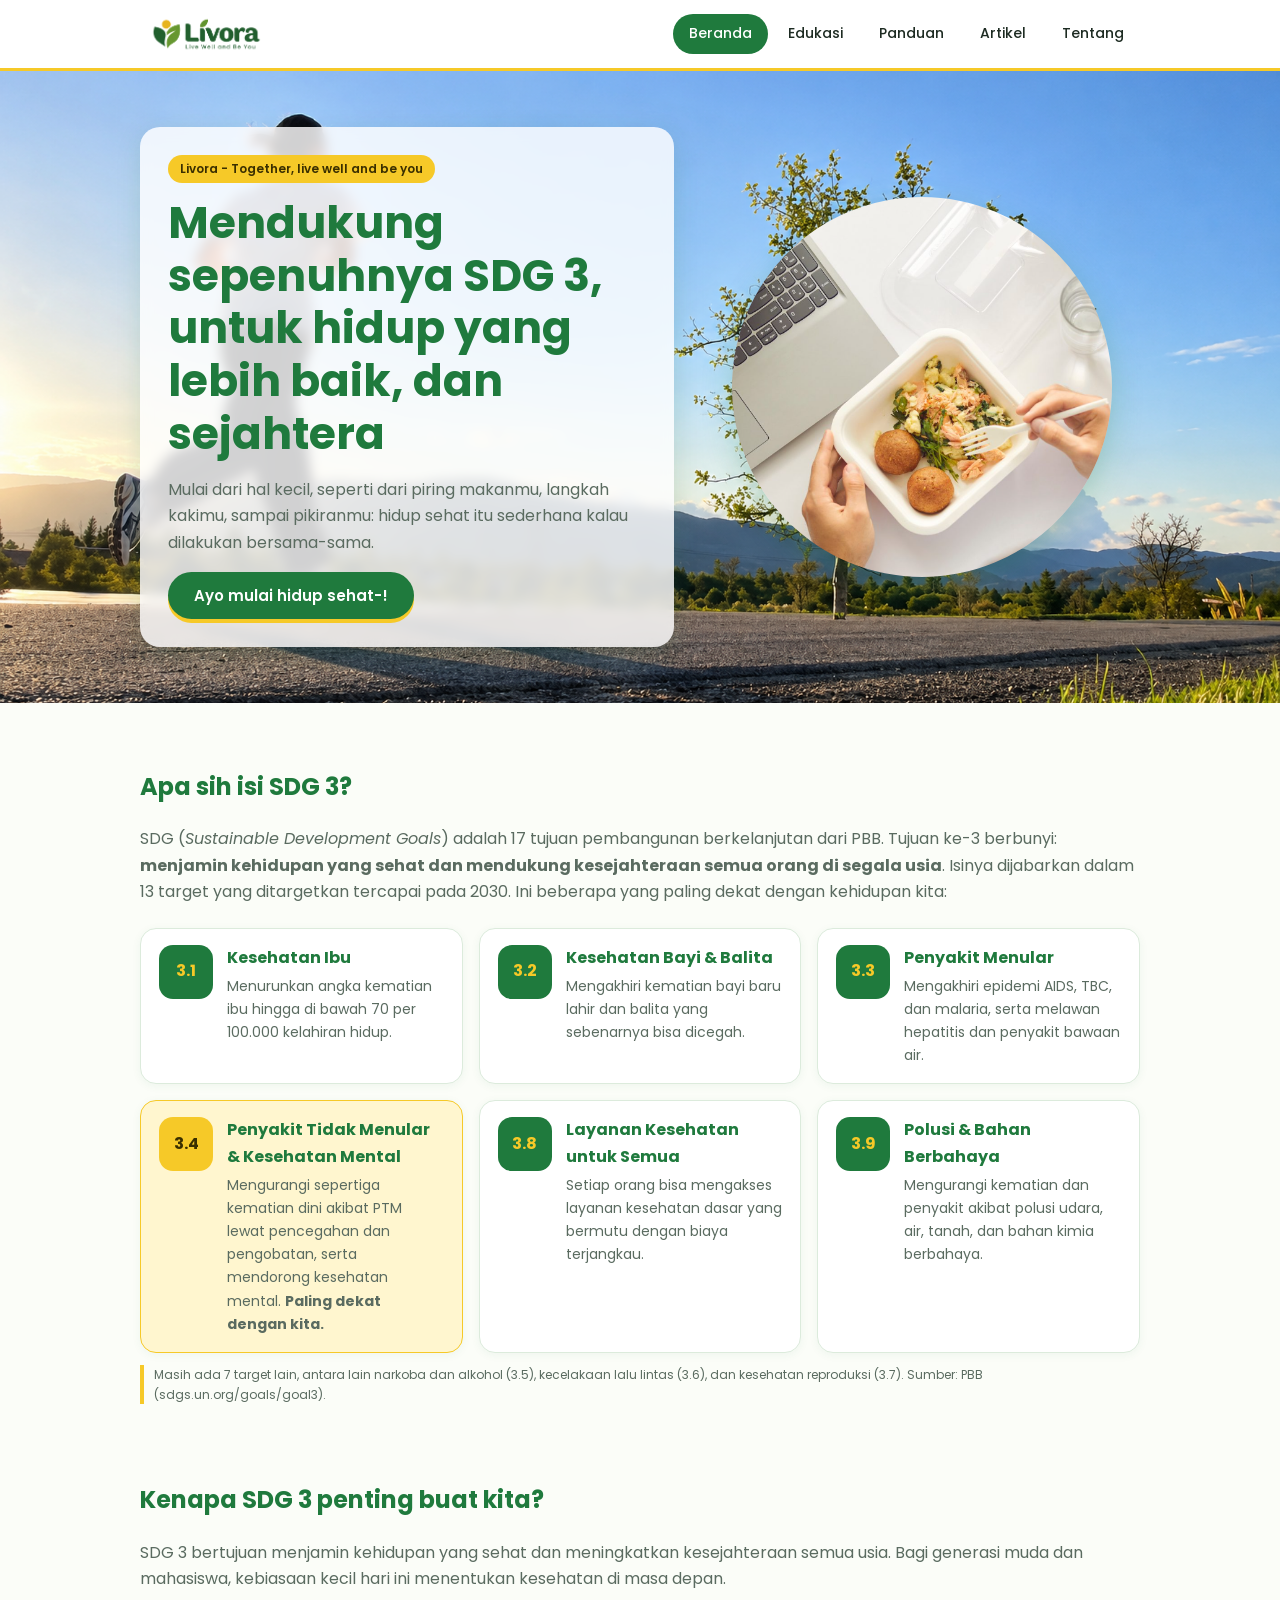
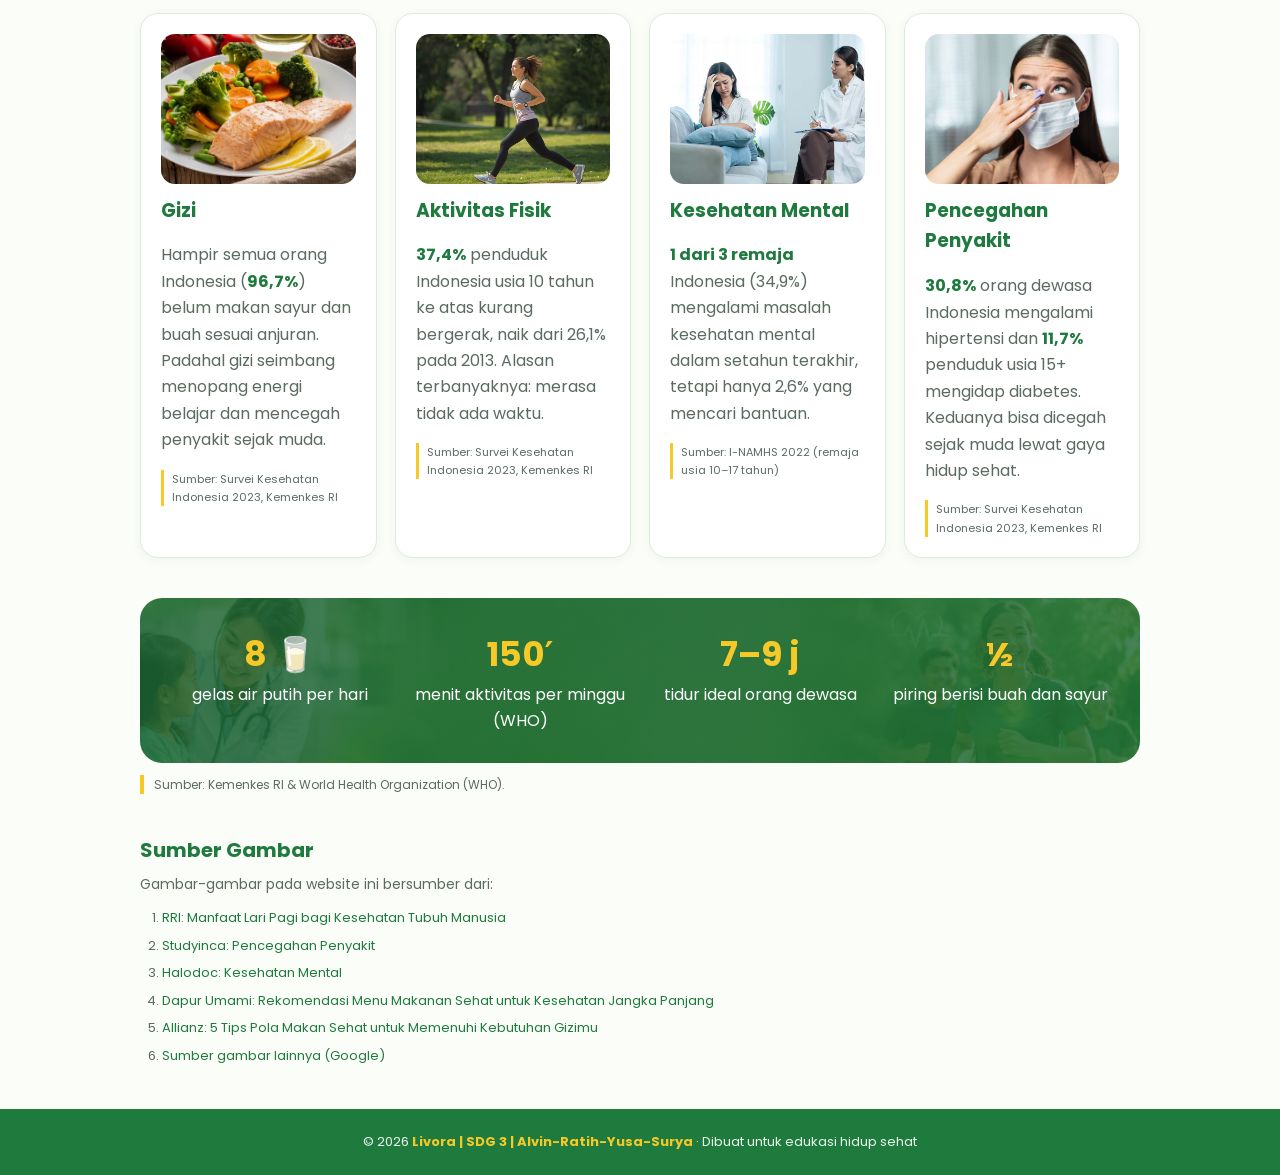
<file: index.html>
<!DOCTYPE html>
<html lang="id">
<head>
<meta charset="utf-8">
<meta name="viewport" content="width=device-width, initial-scale=1">
<title>Halaman Utama | Livora - live well, be you. </title>
<link href="https://fonts.googleapis.com/css2?family=Poppins:wght@400;500;600;700&display=swap" rel="stylesheet">
<link rel="stylesheet" href="css/index.css">
</head>
<body>

<nav class="navbar"><div class="wrap">
  <a class="logo" href="index.html">
  <img src="image/beranda/logo.livora.png" alt="Logo Livora">
</a>
  <input type="checkbox" id="menu-toggle">
  <label for="menu-toggle" class="burger">☰</label>
  <ul class="nav-menu">
    <li><a href="index.html" class="active">Beranda</a></li>
    <li><a href="edukasi.html">Edukasi</a></li>
    <li><a href="panduan.html">Panduan</a></li>
    <li><a href="artikel.html">Artikel</a></li>
    <li><a href="tentang.html">Tentang</a></li>
  </ul>
</div></nav>

<header class="hero"><div class="wrap hero-grid">
  <div class="hero-teks">
    <span class="tag">Livora - Together, live well and be you </span>
    <h1>Mendukung sepenuhnya SDG 3, untuk hidup yang lebih baik, dan sejahtera</h1>
    <p>Mulai dari hal kecil, seperti dari piring makanmu, langkah kakimu, sampai pikiranmu: hidup sehat itu sederhana kalau dilakukan bersama-sama.</p>
    <a class="btn" href="panduan.html">Ayo mulai hidup sehat-!</a>
  </div>
   <div class="hero-img">
    <img src="image/beranda/gambar.bulat.png" alt="Ilustrasi hidup sehat">
  </div>
</div></header>

<section class="wrap seksi">
  <h2>Apa sih isi SDG 3?</h2>
  <p>SDG (<i>Sustainable Development Goals</i>) adalah 17 tujuan pembangunan berkelanjutan dari PBB. Tujuan ke-3 berbunyi: <b>menjamin kehidupan yang sehat dan mendukung kesejahteraan semua orang di segala usia</b>. Isinya dijabarkan dalam 13 target yang ditargetkan tercapai pada 2030. Ini beberapa yang paling dekat dengan kehidupan kita:</p>
  <div class="target-grid">
    <div class="target">
      <span class="no">3.1</span>
      <div><h3>Kesehatan Ibu</h3><p>Menurunkan angka kematian ibu hingga di bawah 70 per 100.000 kelahiran hidup.</p></div>
    </div>
    <div class="target">
      <span class="no">3.2</span>
      <div><h3>Kesehatan Bayi &amp; Balita</h3><p>Mengakhiri kematian bayi baru lahir dan balita yang sebenarnya bisa dicegah.</p></div>
    </div>
    <div class="target">
      <span class="no">3.3</span>
      <div><h3>Penyakit Menular</h3><p>Mengakhiri epidemi AIDS, TBC, dan malaria, serta melawan hepatitis dan penyakit bawaan air.</p></div>
    </div>
    <div class="target sorot">
      <span class="no">3.4</span>
      <div><h3>Penyakit Tidak Menular &amp; Kesehatan Mental</h3><p>Mengurangi sepertiga kematian dini akibat PTM lewat pencegahan dan pengobatan, serta mendorong kesehatan mental. <b>Paling dekat dengan kita.</b></p></div>
    </div>
    <div class="target">
      <span class="no">3.8</span>
      <div><h3>Layanan Kesehatan untuk Semua</h3><p>Setiap orang bisa mengakses layanan kesehatan dasar yang bermutu dengan biaya terjangkau.</p></div>
    </div>
    <div class="target">
      <span class="no">3.9</span>
      <div><h3>Polusi &amp; Bahan Berbahaya</h3><p>Mengurangi kematian dan penyakit akibat polusi udara, air, tanah, dan bahan kimia berbahaya.</p></div>
    </div>
  </div>
  <p class="sumber">Masih ada 7 target lain, antara lain narkoba dan alkohol (3.5), kecelakaan lalu lintas (3.6), dan kesehatan reproduksi (3.7). Sumber: PBB (sdgs.un.org/goals/goal3).</p>
</section>

<section class="wrap seksi">
  <h2>Kenapa SDG 3 penting buat kita?</h2>
  <p>SDG 3 bertujuan menjamin kehidupan yang sehat dan meningkatkan kesejahteraan semua usia. Bagi generasi muda dan mahasiswa, kebiasaan kecil hari ini menentukan kesehatan di masa depan.</p>
  <div class="grid">
    <div class="kartu">
      <div class="ph foto"><img src="image/beranda/makanan.bergizi.png" alt="Makanan bergizi seimbang"></div>
      <h3>Gizi</h3>
      <p>Hampir semua orang Indonesia (<b>96,7%</b>) belum makan sayur dan buah sesuai anjuran. Padahal gizi seimbang menopang energi belajar dan mencegah penyakit sejak muda.</p>
      <span class="sumber-kartu">Sumber: Survei Kesehatan Indonesia 2023, Kemenkes RI</span>
    </div>
    <div class="kartu">
      <div class="ph kuning foto"><img src="image/beranda/aktivitas.fisik.jpg" alt="Remaja berolahraga"></div>
      <h3>Aktivitas Fisik</h3>
      <p><b>37,4%</b> penduduk Indonesia usia 10 tahun ke atas kurang bergerak, naik dari 26,1% pada 2013. Alasan terbanyaknya: merasa tidak ada waktu.</p>
      <span class="sumber-kartu">Sumber: Survei Kesehatan Indonesia 2023, Kemenkes RI</span>
    </div>
    <div class="kartu">
      <div class="ph foto"><img src="image/beranda/kesehatan.mental.png" alt="Menjaga kesehatan mental"></div>
      <h3>Kesehatan Mental</h3>
      <p><b>1 dari 3 remaja</b> Indonesia (34,9%) mengalami masalah kesehatan mental dalam setahun terakhir, tetapi hanya 2,6% yang mencari bantuan.</p>
      <span class="sumber-kartu">Sumber: I-NAMHS 2022 (remaja usia 10–17 tahun)</span>
    </div>
    <div class="kartu">
      <div class="ph kuning foto"><img src="image/beranda/pencegahan.penyakit.png" alt="Pencegahan penyakit"></div>
      <h3>Pencegahan Penyakit</h3>
      <p><b>30,8%</b> orang dewasa Indonesia mengalami hipertensi dan <b>11,7%</b> penduduk usia 15+ mengidap diabetes. Keduanya bisa dicegah sejak muda lewat gaya hidup sehat.</p>
      <span class="sumber-kartu">Sumber: Survei Kesehatan Indonesia 2023, Kemenkes RI</span>
    </div>
  </div>
</section>

<section class="wrap">
  <div class="fakta">
    <div><b>8 🥛</b><span>gelas air putih per hari</span></div>
    <div><b>150′</b><span>menit aktivitas per minggu (WHO)</span></div>
    <div><b>7–9 j</b><span>tidur ideal orang dewasa</span></div>
    <div><b>½</b><span>piring berisi buah dan sayur</span></div>
  </div>
  <p class="sumber">Sumber: Kemenkes RI &amp; World Health Organization (WHO).</p>
</section>

<section class="wrap sumber-gambar">
  <h2>Sumber Gambar</h2>
  <p>Gambar-gambar pada website ini bersumber dari:</p>
  <ol>
    <li><a href="https://rri.co.id/bandar-lampung/kesehatan/1798559/manfaat-lari-pagi-bagi-kesehatan-tubuh-manusia" target="_blank" rel="noopener">RRI: Manfaat Lari Pagi bagi Kesehatan Tubuh Manusia</a></li>
    <li><a href="https://studyinca.ac.id/pencegahan-penyakit/" target="_blank" rel="noopener">Studyinca: Pencegahan Penyakit</a></li>
    <li><a href="https://www.halodoc.com/kesehatan/kesehatan-mental" target="_blank" rel="noopener">Halodoc: Kesehatan Mental</a></li>
    <li><a href="https://www.dapurumami.com/artikel-tips/rekomendasi-menu-makanan-sehat-untuk-kesehatan-jangka-panjang" target="_blank" rel="noopener">Dapur Umami: Rekomendasi Menu Makanan Sehat untuk Kesehatan Jangka Panjang</a></li>
    <li><a href="https://www.allianz.co.id/explore/sibuk-kerja-5-tips-pola-makan-sehat-ini-bisa-penuhi-kebutuhan-gizimu.html" target="_blank" rel="noopener">Allianz: 5 Tips Pola Makan Sehat untuk Memenuhi Kebutuhan Gizimu</a></li>
    <li><a href="https://share.google/VtCUXeNAqybuX70kS" target="_blank" rel="noopener">Sumber gambar lainnya (Google)</a></li>
  </ol>
</section>

<footer>© 2026 <b>Livora | SDG 3 | Alvin-Ratih-Yusa-Surya</b> · Dibuat untuk edukasi hidup sehat</footer>
</body>
</html>
</file>
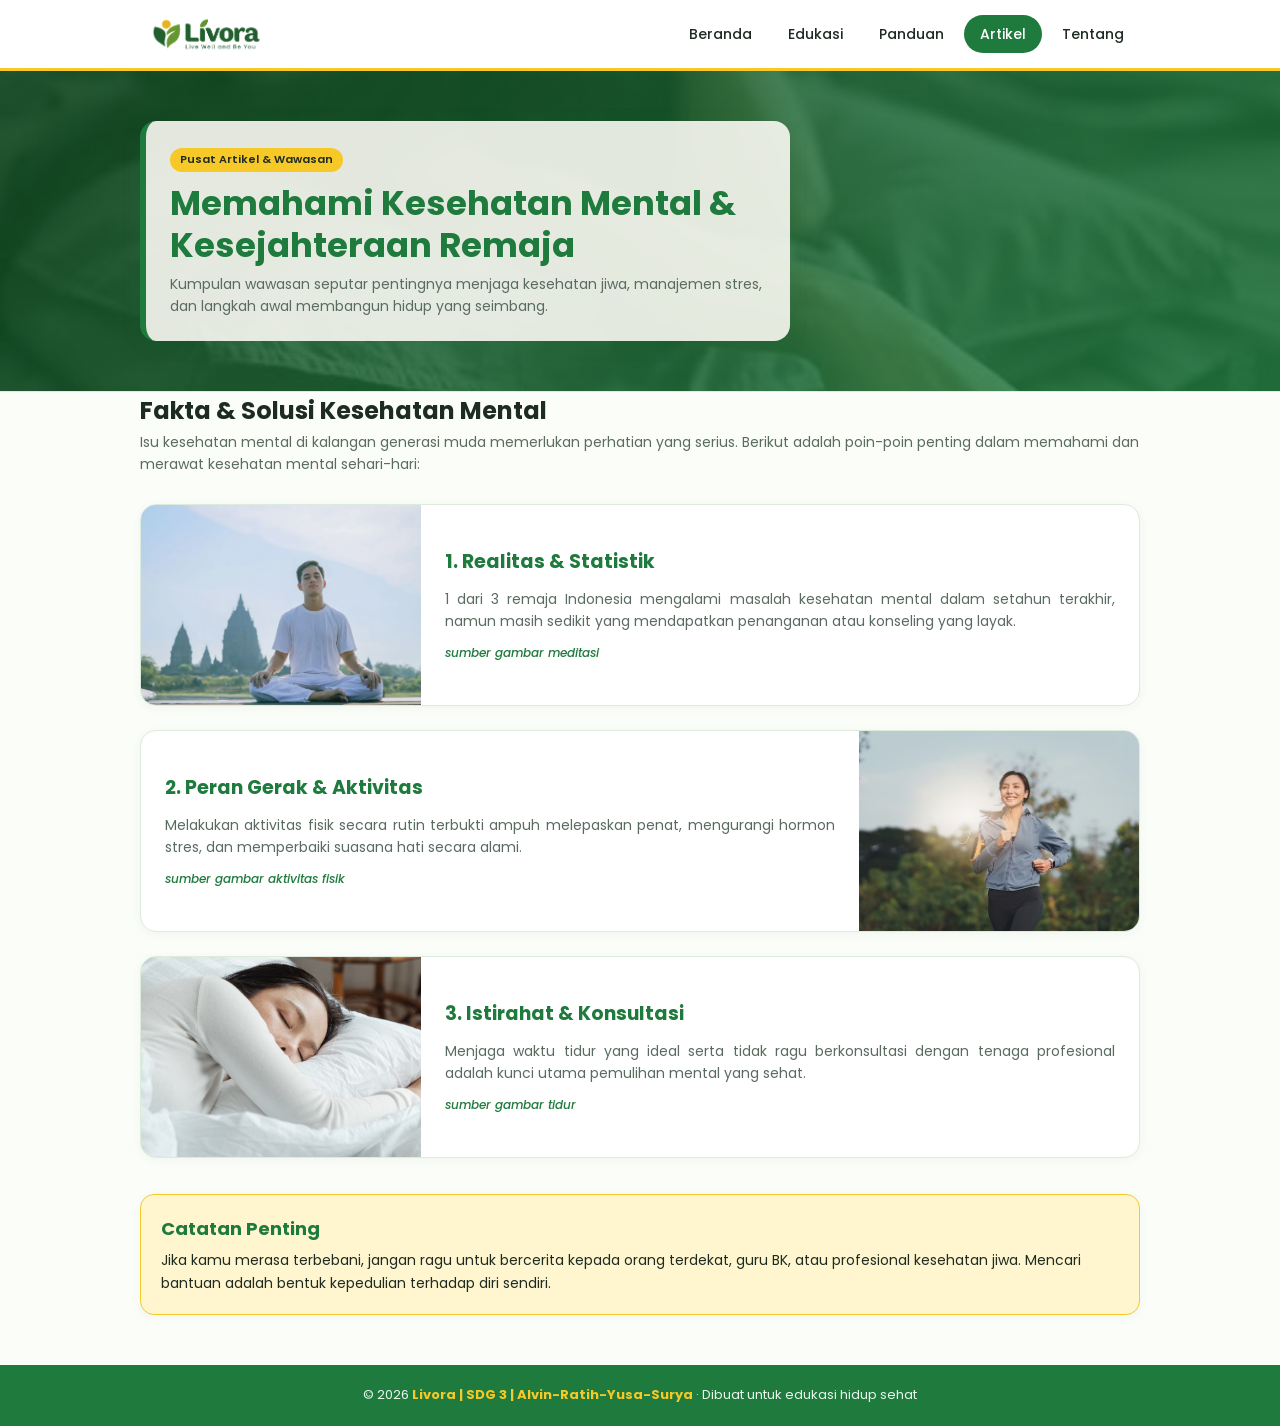
<file: artikel.html>
<!DOCTYPE html>
<html lang="id">
<head>
<meta charset="utf-8">
<meta name="viewport" content="width=device-width, initial-scale=1">
<title>Artikel | Livora - live well, be you.</title>
<link href="https://fonts.googleapis.com/css2?family=Poppins:wght@400;500;600;700&display=swap" rel="stylesheet">
<link rel="stylesheet" href="css/artikel.css">
</head>
<body>

<!-- navigasi -->
<nav class="navbar"><div class="wrap">
  <a class="logo" href="index.html">
    <img src="image/logo.livora.png" alt="Logo Livora">
  </a>
  <input type="checkbox" id="menu-toggle">
  <label for="menu-toggle" class="burger">☰</label>
  <ul class="nav-menu">
    <li><a href="index.html">Beranda</a></li>
    <li><a href="edukasi.html">Edukasi</a></li>
    <li><a href="panduan.html">Panduan</a></li>
    <li><a href="artikel.html" class="active">Artikel</a></li>
    <li><a href="tentang.html">Tentang</a></li>
  </ul>
</div></nav>

<!-- HEADER -->
<header class="hero-edukasi">
  <div class="wrap">
    <div class="hero-edukasi-teks">
      <span class="tag">Pusat Artikel &amp; Wawasan</span>
      <h1>Memahami Kesehatan Mental &amp; Kesejahteraan Remaja</h1>
      <p>Kumpulan wawasan seputar pentingnya menjaga kesehatan jiwa, manajemen stres, dan langkah awal membangun hidup yang seimbang.</p>
    </div>
  </div>
</header>

<section class="wrap">  <!-- DAFTAR ARTIKEL -->
  <h2>Fakta &amp; Solusi Kesehatan Mental</h2>
  <p class="deskripsi-seksi">Isu kesehatan mental di kalangan generasi muda memerlukan perhatian yang serius. Berikut adalah poin-poin penting dalam memahami dan merawat kesehatan mental sehari-hari:</p>
  
  <div class="artikel-list-horizontal">
    
    <div class="kartu-horizontal">     <!-- Baris 1 -->
      <div class="gambar-samping">
        <img src="image/meditasi.png" alt="Ilustrasi Meditasi">
      </div>
      <div class="teks-samping">
        <h3>1. Realitas &amp; Statistik</h3>
        <p>1 dari 3 remaja Indonesia mengalami masalah kesehatan mental dalam setahun terakhir, namun masih sedikit yang mendapatkan penanganan atau konseling yang layak.</p>
        <a class="sumber-link" href="https://www.antaranews.com/berita/5286007/meditasi-untuk-hidup-lebih-tenang-manfaat-dan-cara-praktiknya" target="_blank" rel="noopener noreferrer">sumber gambar meditasi</a>
      </div>
    </div>

    <div class="kartu-horizontal dibalik">   <!-- Baris 2 -->
      <div class="gambar-samping">
        <img src="image/aktifitas.fisik.png" alt="Ilustrasi Aktivitas Fisik">
      </div>
      <div class="teks-samping">
        <h3>2. Peran Gerak &amp; Aktivitas</h3>
        <p>Melakukan aktivitas fisik secara rutin terbukti ampuh melepaskan penat, mengurangi hormon stres, dan memperbaiki suasana hati secara alami.</p>
        <a class="sumber-link" href="https://images.alodokter.com/dk0z4ums3/image/upload/v1735797749/attached_image/suka-jogging-pahami-hal-hal-ini-0-alodokter.jpg" target="_blank" rel="noopener noreferrer">sumber gambar aktivitas fisik</a>
      </div>
    </div>

    <div class="kartu-horizontal">     <!-- Baris 3 -->
      <div class="gambar-samping">
        <img src="image/tidur.png" alt="Ilustrasi Istirahat & Tidur">
      </div>
      <div class="teks-samping">
        <h3>3. Istirahat &amp; Konsultasi</h3>
        <p>Menjaga waktu tidur yang ideal serta tidak ragu berkonsultasi dengan tenaga profesional adalah kunci utama pemulihan mental yang sehat.</p>
        <a class="sumber-link" href="https://togetherall.com/en-gb/wp-content/uploads/sites/2/2022/05/alternate-sleep-header.jpg" target="_blank" rel="noopener noreferrer">sumber gambar tidur</a>
      </div>
    </div>

  </div>
</section>

<section class="wrap seksi" style="margin-bottom: 50px;">  <!-- CATATAN -->
  <div class="catatan-info">
    <h3>Catatan Penting</h3>
    <p>Jika kamu merasa terbebani, jangan ragu untuk bercerita kepada orang terdekat, guru BK, atau profesional kesehatan jiwa. Mencari bantuan adalah bentuk kepedulian terhadap diri sendiri.</p>
  </div>
</section>

<footer>© 2026 <b>Livora | SDG 3 | Alvin-Ratih-Yusa-Surya</b> · Dibuat untuk edukasi hidup sehat</footer>

</body>
</html>
</file>
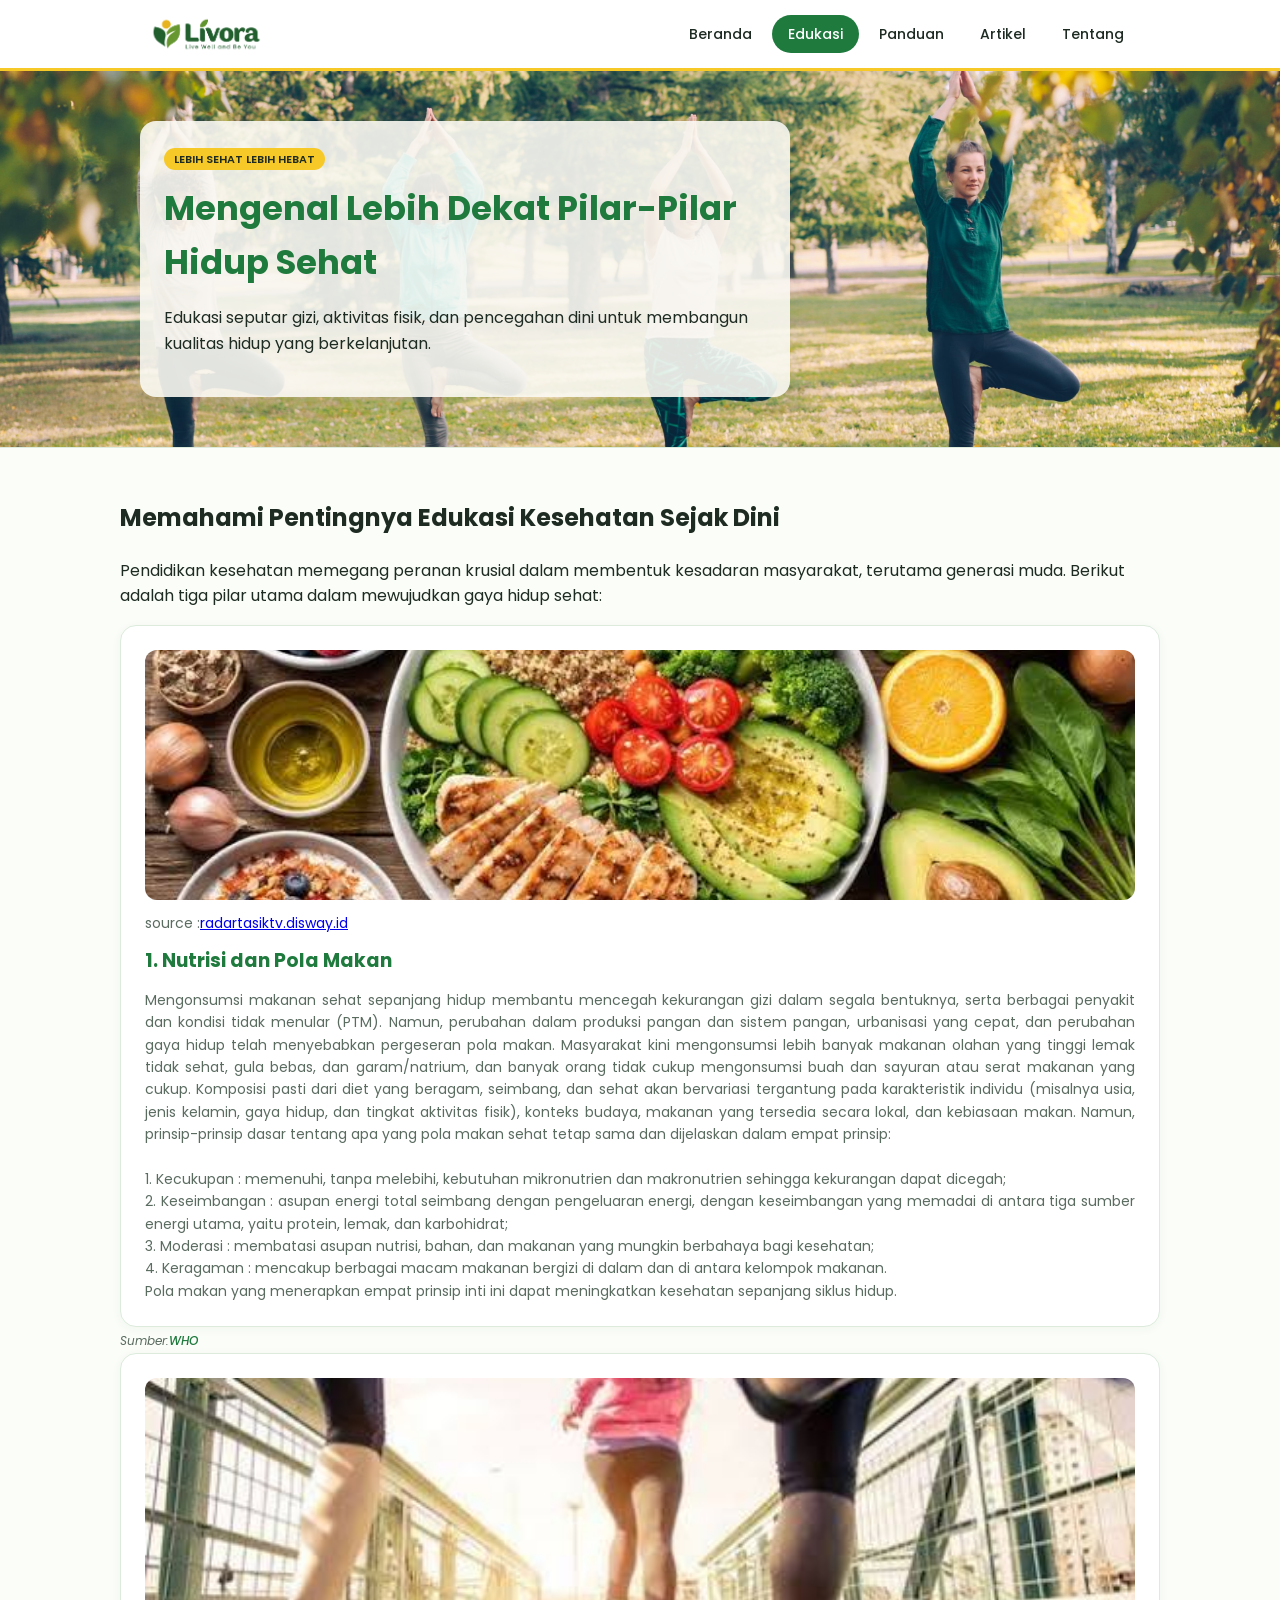
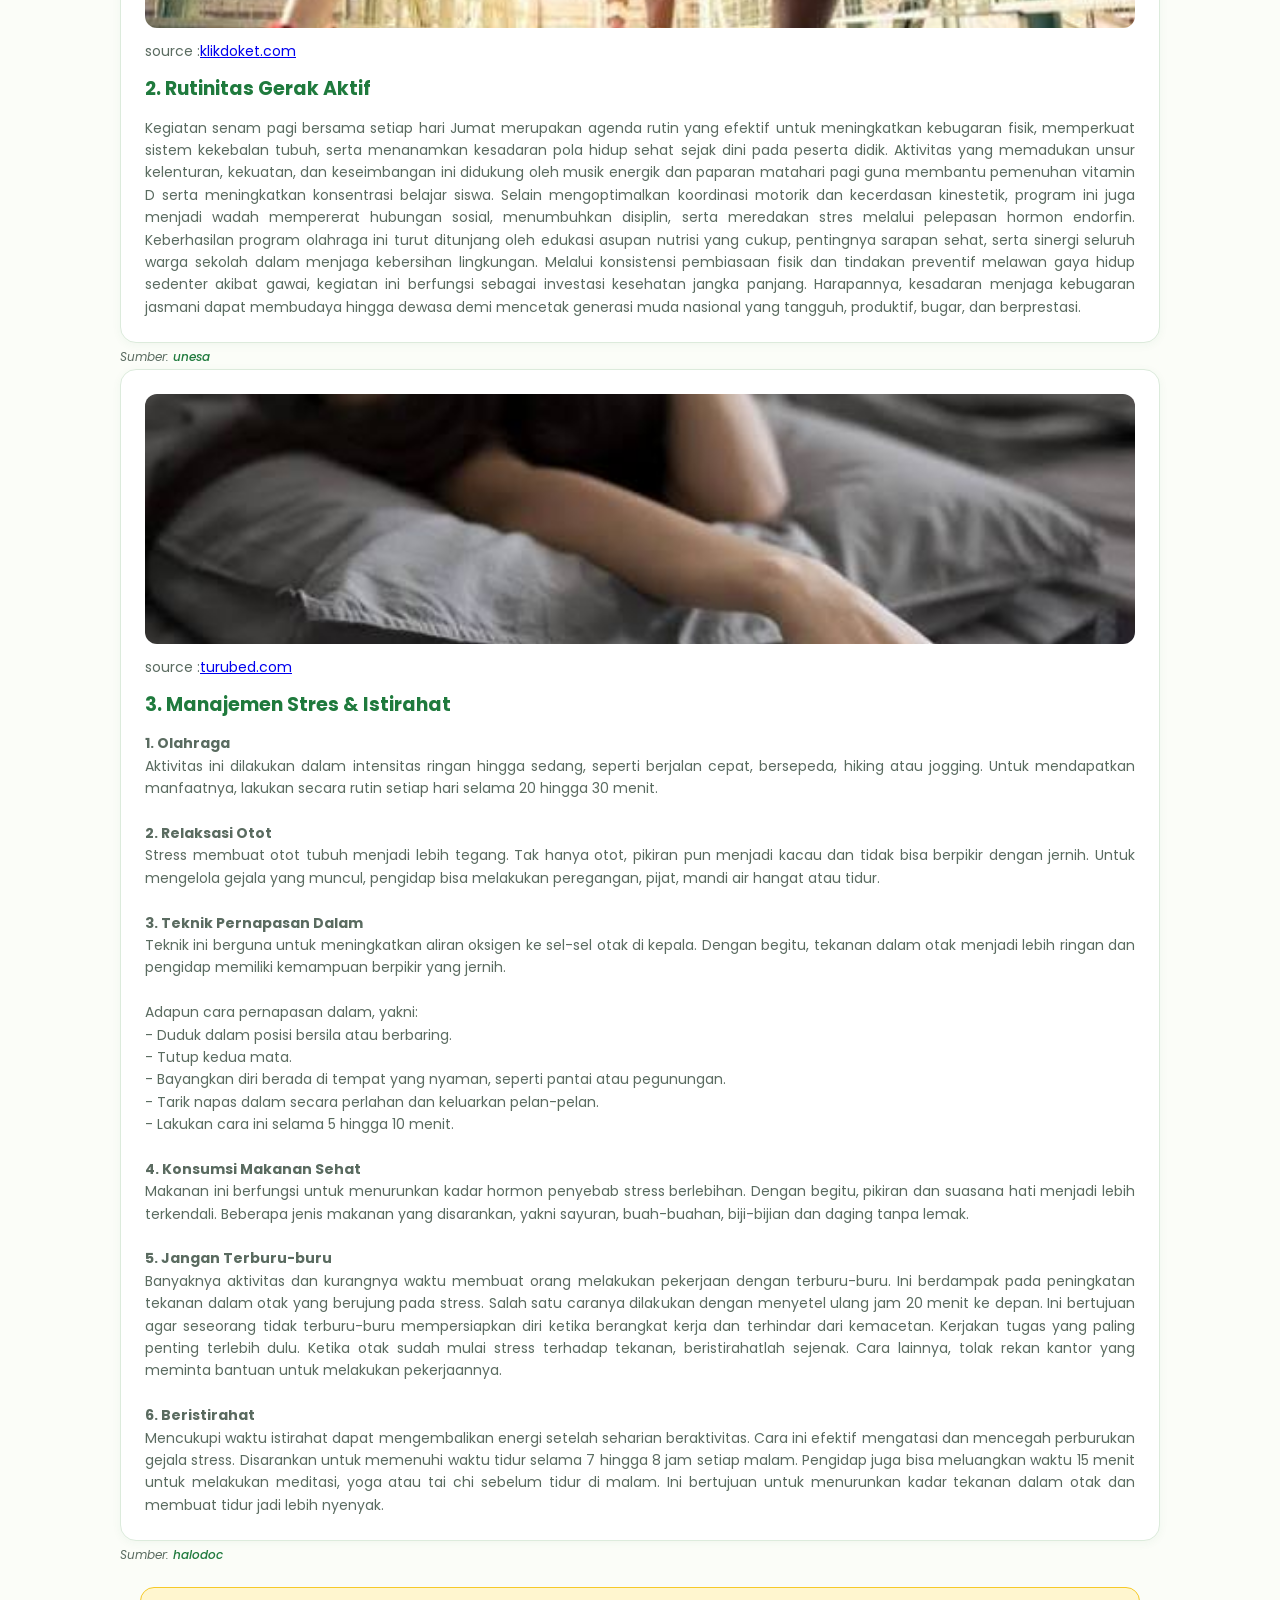
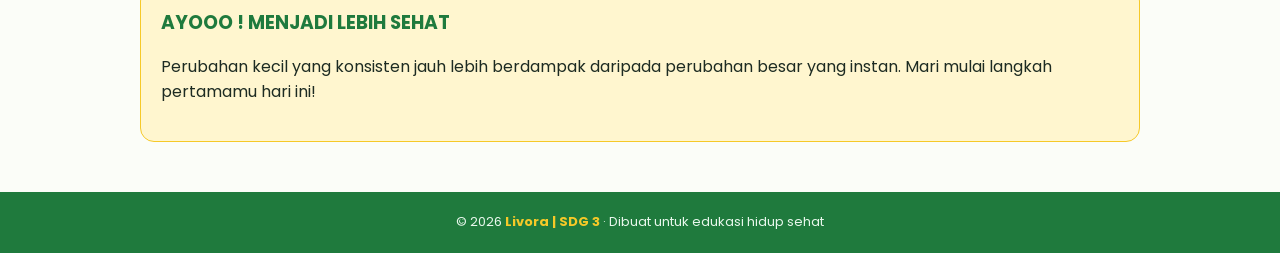
<file: edukasi.html>
<!DOCTYPE html>
<html lang="id">
<head>
<meta charset="utf-8">
<meta name="viewport" content="width=device-width, initial-scale=1">
<title>Edukasi | Livora - live well, be you.</title>
<link href="https://fonts.googleapis.com/css2?family=Poppins:wght@400;500;600;700&display=swap" rel="stylesheet">
<link rel="stylesheet" href="./css/edukasi.css">
</head>
<body>

<!-- NAVBAR -->
<nav class="navbar"><div class="wrap">
  <a class="logo" href="index.html">
    <img src="image/logo.livora.png" alt="Logo Livora">
  </a>
  <input type="checkbox" id="menu-toggle">
  <label for="menu-toggle" class="burger">☰</label>
  <ul class="nav-menu">
    <li><a href="index.html">Beranda</a></li>
    <li><a href="edukasi.html" class="active">Edukasi</a></li>
    <li><a href="panduan.html">Panduan</a></li>
    <li><a href="artikel.html">Artikel</a></li>
    <li><a href="tentang.html">Tentang</a></li>
  </ul>
</div></nav>

<!-- HERO SECTION -->
<header class="hero">
  <div class="wrap">
    <div class="hero-box">
      <span class="tag">LEBIH SEHAT LEBIH HEBAT</span>
      <h1>Mengenal Lebih Dekat Pilar-Pilar Hidup Sehat</h1>
      <p>Edukasi seputar gizi, aktivitas fisik, dan pencegahan dini untuk membangun kualitas hidup yang berkelanjutan.</p>
    </div>
  </div>
</header>

<!-- KONTEN UTAMA -->
<main class="wrap section">
  <h2>Memahami Pentingnya Edukasi Kesehatan Sejak Dini</h2>
  <p>Pendidikan kesehatan memegang peranan krusial dalam membentuk kesadaran masyarakat, terutama generasi muda. Berikut adalah tiga pilar utama dalam mewujudkan gaya hidup sehat:</p>

  <!-- GRID 3 KARTU -->
  <div class="grid">
    
    <!-- Kartu 1 -->
    <div class="card-wrap">
      <div class="card">
        <div class="img-box"><img src="image/makanan.jpg" alt="Nutrisi"></div>
        <p>source :<a href="https://radartasiktv.disway.id/kesehatan/read/18455/rahasia-makanan-sehat-penjaga-berat-badan-ideal-satu-piring-sejuta-manfaat">radartasiktv.disway.id</a></p>
        <h3>1. Nutrisi dan Pola Makan</h3>
        <p>
          Mengonsumsi makanan sehat sepanjang hidup membantu mencegah kekurangan gizi dalam segala bentuknya, serta berbagai penyakit dan kondisi tidak menular (PTM).

Namun, perubahan dalam produksi pangan dan sistem pangan, urbanisasi yang cepat, dan perubahan gaya hidup telah menyebabkan pergeseran pola makan. Masyarakat kini mengonsumsi lebih banyak makanan olahan yang tinggi lemak tidak sehat, gula bebas, dan garam/natrium, dan banyak orang tidak cukup mengonsumsi buah dan sayuran atau serat makanan yang cukup.

Komposisi pasti dari diet yang beragam, seimbang, dan sehat akan bervariasi tergantung pada karakteristik individu (misalnya usia, jenis kelamin, gaya hidup, dan tingkat aktivitas fisik), konteks budaya, makanan yang tersedia secara lokal, dan kebiasaan makan.

Namun, prinsip-prinsip dasar tentang apa yang pola makan sehat tetap sama dan dijelaskan dalam empat prinsip:
<br>
<br>
1. Kecukupan : memenuhi, tanpa melebihi, kebutuhan mikronutrien dan makronutrien sehingga kekurangan dapat dicegah;
<br>
2. Keseimbangan : asupan energi total seimbang dengan pengeluaran energi, dengan keseimbangan yang memadai di antara tiga sumber energi utama, yaitu protein, lemak, dan karbohidrat;
<br>
3. Moderasi : membatasi asupan nutrisi, bahan, dan makanan yang mungkin berbahaya bagi kesehatan;
<br>
4. Keragaman : mencakup berbagai macam makanan bergizi di dalam dan di antara kelompok makanan.
<br>
Pola makan yang menerapkan empat prinsip inti ini dapat meningkatkan kesehatan sepanjang siklus hidup.
          
        </p>
      </div>
      <span class="sumber">Sumber:<a href="https://www.who.int/news-room/fact-sheets/detail/healthy-diet">WHO</a></span>
    </div>
    
    <!-- Kartu 2 -->
    <div class="card-wrap">
      <div class="card">
        <div class="img-box"><img src="image/lari.jpg" alt="Gerak Aktif"></div>
        <p>source :<a href="https://www.klikdokter.com/gaya-hidup/sehat-bugar/5-kesalahan-yang-dilakukan-saat-olahraga-lari?srsltid=AYCX9vKpORkuRjWArHYH4z4VtEPzGjuYPxX4sWpKw6pRpw7iUkRSPhRa">klikdoket.com</a></p>
        <h3>2. Rutinitas Gerak Aktif</h3>
        <p>
          Kegiatan senam pagi bersama setiap hari Jumat merupakan agenda rutin yang efektif untuk meningkatkan 
          kebugaran fisik, memperkuat sistem kekebalan tubuh, serta menanamkan kesadaran pola hidup sehat sejak
          dini pada peserta didik. Aktivitas yang memadukan unsur kelenturan, kekuatan, dan keseimbangan ini didukung
          oleh musik energik dan paparan matahari pagi guna membantu pemenuhan vitamin D serta meningkatkan konsentrasi
          belajar siswa. Selain mengoptimalkan koordinasi motorik dan kecerdasan kinestetik, program ini juga menjadi wadah 
          mempererat hubungan sosial, menumbuhkan disiplin, serta meredakan stres melalui pelepasan hormon endorfin.

          Keberhasilan program olahraga ini turut ditunjang oleh edukasi asupan nutrisi yang cukup, pentingnya sarapan 
          sehat, serta sinergi seluruh warga sekolah dalam menjaga kebersihan lingkungan. Melalui konsistensi pembiasaan 
          fisik dan tindakan preventif melawan gaya hidup sedenter akibat gawai, kegiatan ini berfungsi sebagai investasi
          kesehatan jangka panjang. Harapannya, kesadaran menjaga kebugaran jasmani dapat membudaya hingga dewasa demi 
          mencetak generasi muda nasional yang tangguh, produktif, bugar, dan berprestasi.
        </p>
      </div>
      <span class="sumber">Sumber:<a href="https://pgsd.fip.unesa.ac.id/post/optimalisasi-kebugaran-fisik-melalui-rutinitas-olahraga-bersama-di-lingkungan-pendidikan"> unesa</a></span>
    </div>

    <!-- Kartu 3 -->
    <div class="card-wrap">
      <div class="card">
        <div class="img-box"><img src="image/tidur.jpg" alt="Manajemen Stres"></div>
        <p>source :<a href="https://turubed.com/blog/efek-tidur-kurang-dari-4-jam-jangan-disepelekan">turubed.com</a></p>
        <h3>3. Manajemen Stres &amp; Istirahat</h3>
        <p>
          <b>1. Olahraga </b><br>
             Aktivitas ini dilakukan dalam intensitas ringan hingga sedang, seperti berjalan cepat, bersepeda, hiking atau jogging.
             Untuk mendapatkan manfaatnya, lakukan secara rutin setiap hari selama 20 hingga 30 menit.
              <br>
              <br>
          <b>2. Relaksasi Otot </b><br>
             Stress membuat otot tubuh menjadi lebih tegang. Tak hanya otot, pikiran pun menjadi kacau dan tidak bisa berpikir dengan jernih. 
             Untuk mengelola gejala yang muncul, pengidap bisa melakukan peregangan, pijat, mandi air hangat atau tidur.
              <br>
              <br>
          <b>3. Teknik Pernapasan Dalam</b><br>
             Teknik ini berguna untuk meningkatkan aliran oksigen ke sel-sel otak di kepala. 
             Dengan begitu, tekanan dalam otak menjadi lebih ringan dan pengidap memiliki kemampuan berpikir yang jernih.
              <br>
              <br>
            Adapun cara pernapasan dalam, yakni:
              <br>
            - Duduk dalam posisi bersila atau berbaring.
            <br>
            - Tutup kedua mata.
            <br>
            - Bayangkan diri berada di tempat yang nyaman, seperti pantai atau pegunungan.
            <br>
            - Tarik napas dalam secara perlahan dan keluarkan pelan-pelan.
            <br>
            - Lakukan cara ini selama 5 hingga 10 menit.
            <br>
            <br>
          <b>4. Konsumsi Makanan Sehat</b><br>
              Makanan ini berfungsi untuk menurunkan kadar hormon penyebab stress berlebihan. Dengan begitu, pikiran dan suasana hati menjadi lebih terkendali. 
              Beberapa jenis makanan yang disarankan, yakni sayuran, buah-buahan, biji-bijian dan daging tanpa lemak.
              <br>
              <br>
          <b>5. Jangan Terburu-buru</b><br>
              Banyaknya aktivitas dan kurangnya waktu membuat orang melakukan pekerjaan dengan terburu-buru. Ini berdampak pada peningkatan tekanan dalam otak yang berujung pada stress.
            
              Salah satu caranya dilakukan dengan menyetel ulang jam 20 menit ke depan. Ini bertujuan agar seseorang tidak terburu-buru mempersiapkan diri ketika berangkat kerja dan terhindar dari kemacetan.
              
              Kerjakan tugas yang paling penting terlebih dulu. Ketika otak sudah mulai stress terhadap tekanan, beristirahatlah sejenak. Cara lainnya, tolak rekan kantor yang meminta bantuan untuk melakukan pekerjaannya. 
              <br>
              <br>
          <b>6. Beristirahat</b><br>
                Mencukupi waktu istirahat dapat mengembalikan energi setelah seharian beraktivitas. Cara ini efektif mengatasi dan mencegah perburukan gejala stress. Disarankan untuk memenuhi waktu tidur selama 7 hingga 8 jam setiap malam.

                Pengidap juga bisa meluangkan waktu 15 menit untuk melakukan meditasi, yoga atau tai chi sebelum tidur di malam. Ini bertujuan untuk menurunkan kadar tekanan dalam otak dan membuat tidur jadi lebih nyenyak.
        </p>
      </div>
      <span class="sumber">Sumber:<a href="https://www.halodoc.com/artikel/7-cara-manajemen-stress-untuk-kesehatan-mental?srsltid=AYCX9vJ5sigl_6K5WhqAcffcEGlEUCO3eFpWxc3sRoRSMUOFvMqBJ98L"> halodoc</a></span>
    </div>

  </div>
</main>

<!-- CATATAN -->
<div class="wrap" style="margin-bottom: 50px;">
  <div class="notice">
    <h3>AYOOO ! MENJADI LEBIH SEHAT</h3>
    <p>Perubahan kecil yang konsisten jauh lebih berdampak daripada perubahan besar yang instan. Mari mulai langkah pertamamu hari ini!</p>
  </div>
</div>

<!-- FOOTER -->
<footer>© 2026 <b>Livora | SDG 3</b> · Dibuat untuk edukasi hidup sehat</footer>

</body>
</html>
</file>
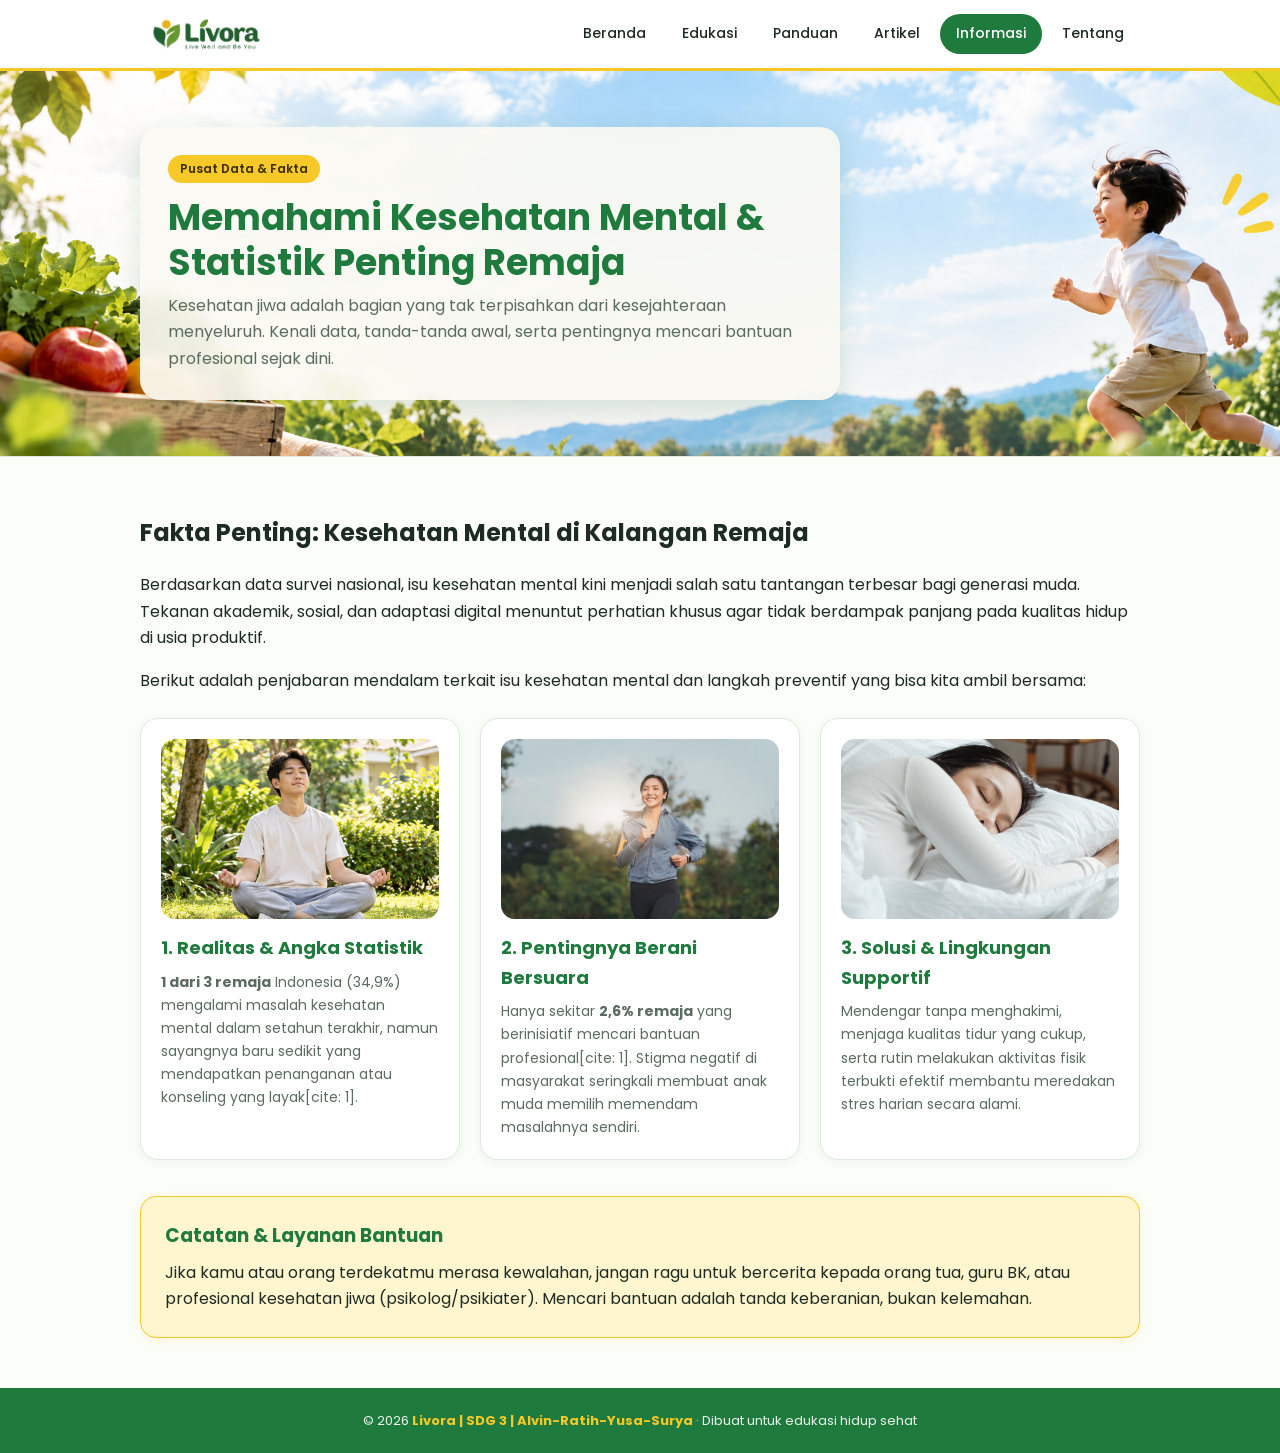
<file: informasi.html>
<!DOCTYPE html>
<html lang="id">
<head>
<meta charset="utf-8">
<meta name="viewport" content="width=device-width, initial-scale=1">
<title>Informasi &amp; Kesehatan Mental | Livora - live well, be you.</title>
<link href="https://fonts.googleapis.com/css2?family=Poppins:wght@400;500;600;700&display=swap" rel="stylesheet">
<link rel="stylesheet" href="css/informasi.css">
</head>
<body>

<!-- NAVBAR -->
<nav class="navbar"><div class="wrap">
  <a class="logo" href="index.html">
    <img src="image/logo.livora.png" alt="Logo Livora">
  </a>
  <input type="checkbox" id="menu-toggle">
  <label for="menu-toggle" class="burger">☰</label>
  <ul class="nav-menu">
    <li><a href="index.html">Beranda</a></li>
    <li><a href="edukasi.html">Edukasi</a></li>
    <li><a href="panduan.html">Panduan</a></li>
    <li><a href="artikel.html">Artikel</a></li>
    <li><a href="informasi.html" class="active">Informasi</a></li>
    <li><a href="tentang.html">Tentang</a></li>
  </ul>
</div></nav>

<!-- HEADER / HERO SECTION INFORMASI -->
<header class="hero-edukasi">
  <div class="wrap">
    <div class="hero-edukasi-teks">
      <span class="tag">Pusat Data &amp; Fakta</span>
      <h1>Memahami Kesehatan Mental &amp; Statistik Penting Remaja</h1>
      <p>Kesehatan jiwa adalah bagian yang tak terpisahkan dari kesejahteraan menyeluruh. Kenali data, tanda-tanda awal, serta pentingnya mencari bantuan profesional sejak dini.</p>
    </div>
  </div>
</header>

<!-- KONTEN UTAMA: INFORMASI KESEHATAN MENTAL -->
<section class="wrap seksi">
  <h2>Fakta Penting: Kesehatan Mental di Kalangan Remaja</h2>
  <p>Berdasarkan data survei nasional, isu kesehatan mental kini menjadi salah satu tantangan terbesar bagi generasi muda. Tekanan akademik, sosial, dan adaptasi digital menuntut perhatian khusus agar tidak berdampak panjang pada kualitas hidup di usia produktif.</p>
  <p>Berikut adalah penjabaran mendalam terkait isu kesehatan mental dan langkah preventif yang bisa kita ambil bersama:</p>

  <!-- 3 KARTU INFORMASI -->
  <div class="edukasi-grid">
    
    <!-- Kartu Informasi 1 -->
    <div class="kartu-edukasi">
      <div class="ph-edukasi foto">
        <img src="image/kesehatan.mental.png" alt="Ilustrasi Kesehatan Mental">
      </div>
      <h3>1. Realitas &amp; Angka Statistik</h3>
      <p><b>1 dari 3 remaja</b> Indonesia (34,9%) mengalami masalah kesehatan mental dalam setahun terakhir, namun sayangnya baru sedikit yang mendapatkan penanganan atau konseling yang layak[cite: 1].</p>
    </div>

    <!-- Kartu Informasi 2 -->
    <div class="kartu-edukasi">
      <div class="ph-edukasi foto">
        <img src="image/aktifitas.fisik.png" alt="Ilustrasi Dukungan Sosial">
      </div>
      <h3>2. Pentingnya Berani Bersuara</h3>
      <p>Hanya sekitar <b>2,6% remaja</b> yang berinisiatif mencari bantuan profesional[cite: 1]. Stigma negatif di masyarakat seringkali membuat anak muda memilih memendam masalahnya sendiri.</p>
    </div>

    <!-- Kartu Informasi 3 -->
    <div class="kartu-edukasi">
      <div class="ph-edukasi foto">
        <img src="image/tidur.png" alt="Ilustrasi Solusi &amp; Dukungan">
      </div>
      <h3>3. Solusi &amp; Lingkungan Supportif</h3>
      <p>Mendengar tanpa menghakimi, menjaga kualitas tidur yang cukup, serta rutin melakukan aktivitas fisik terbukti efektif membantu meredakan stres harian secara alami.</p>
    </div>

  </div>
</section>

<!-- SECTION TAMBAHAN: CATATAN INFORMASI -->
<section class="wrap seksi" style="margin-bottom: 50px;">
  <div class="catatan-info">
    <h3>Catatan &amp; Layanan Bantuan</h3>
    <p>Jika kamu atau orang terdekatmu merasa kewalahan, jangan ragu untuk bercerita kepada orang tua, guru BK, atau profesional kesehatan jiwa (psikolog/psikiater). Mencari bantuan adalah tanda keberanian, bukan kelemahan.</p>
  </div>
</section>

<!-- FOOTER -->
<footer>© 2026 <b>Livora | SDG 3 | Alvin-Ratih-Yusa-Surya</b> · Dibuat untuk edukasi hidup sehat</footer>

</body>
</html>
</file>
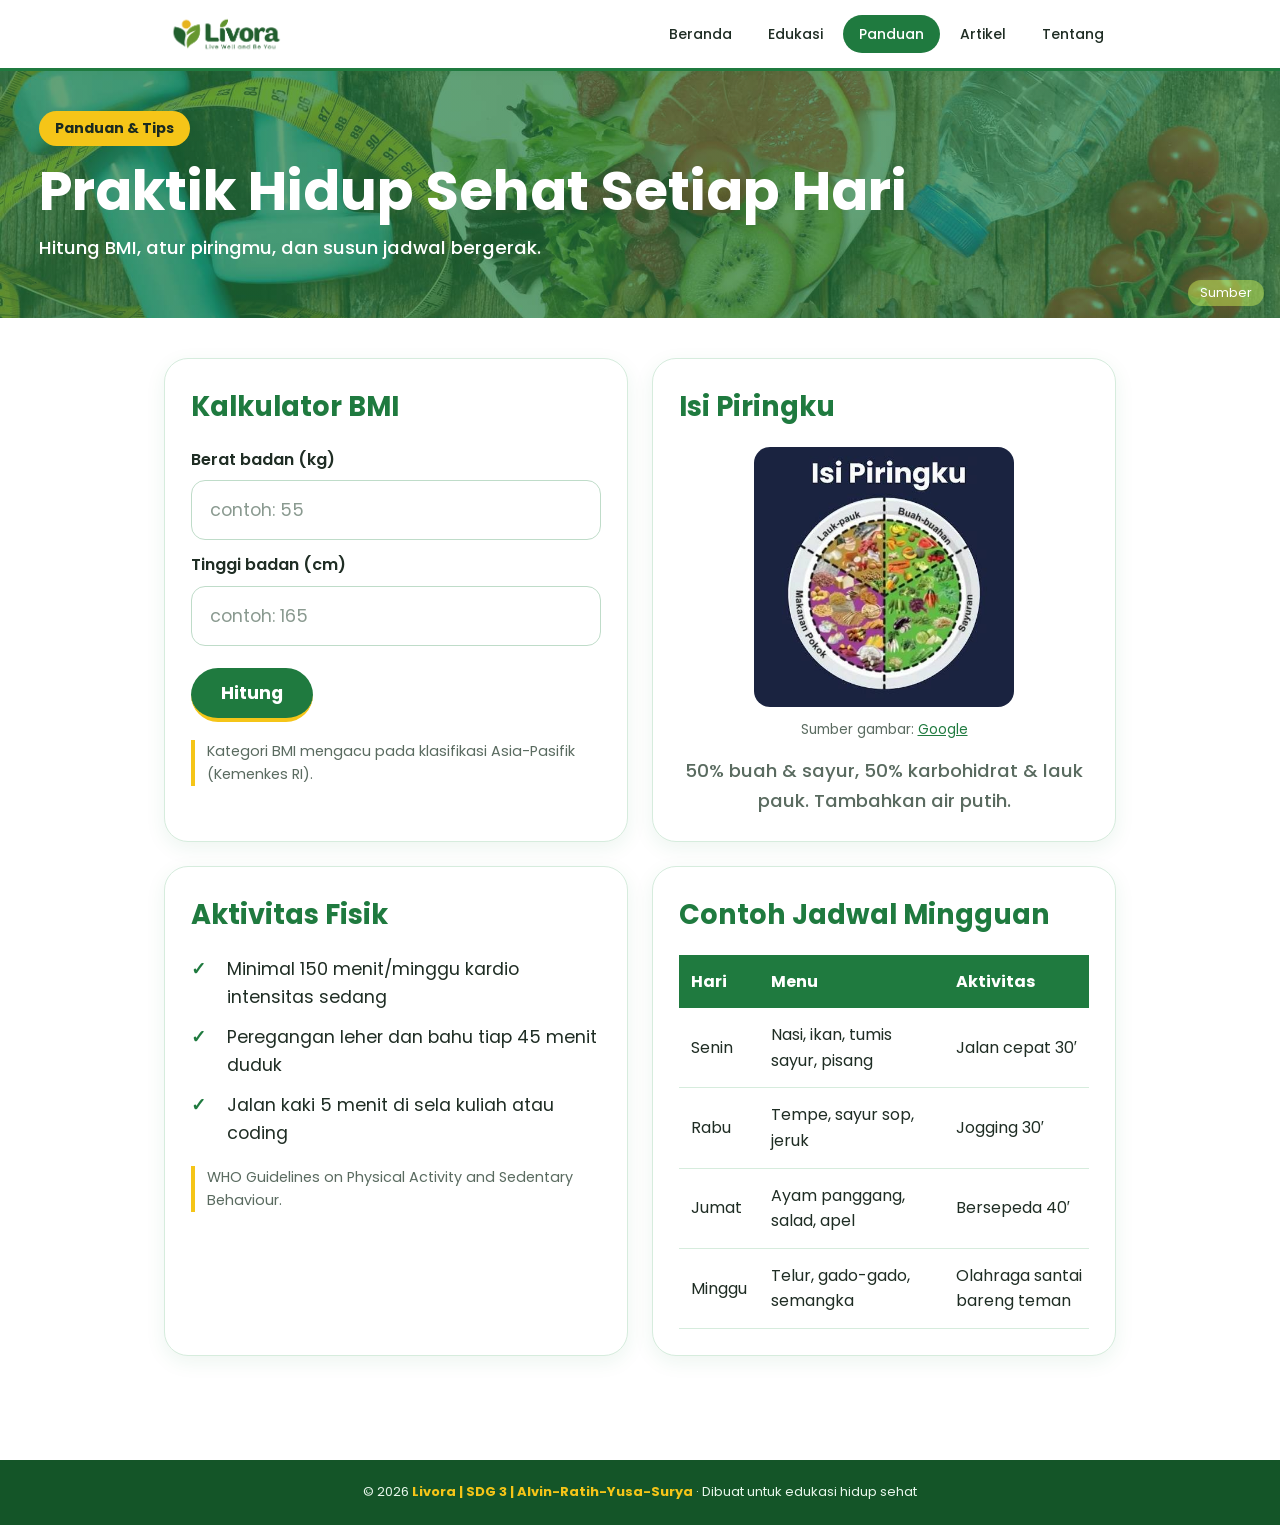
<file: panduan.html>
<!DOCTYPE html>
<html lang="id">
<head>
  <meta charset="UTF-8">
  <meta name="viewport" content="width=device-width, initial-scale=1">
  <title>Panduan</title>
  <link rel="preconnect" href="https://fonts.googleapis.com">
  <link rel="preconnect" href="https://fonts.gstatic.com" crossorigin>
  <link href="https://fonts.googleapis.com/css2?family=Poppins:wght@400;500;600;700&display=swap" rel="stylesheet">
  <link rel="stylesheet" href="css/panduan.css">
</head>
<body>

  <!-- Navbar -->
  <nav class="navbar">
    <div class="wrap">
      <a class="logo" href="index.html">
        <img src="image/logo.livora.png" alt="Logo Livora">
      </a>
      <input type="checkbox" id="menu-toggle">
      <label for="menu-toggle" class="burger">☰</label>
      <ul class="nav-menu">
        <li><a href="index.html">Beranda</a></li>
        <li><a href="edukasi.html">Edukasi</a></li>
        <li><a href="panduan.html" class="active">Panduan</a></li>
        <li><a href="artikel.html">Artikel</a></li>
        <li><a href="tentang.html">Tentang</a></li>
      </ul>
    </div>
  </nav>

  <main>
    <!-- Hero -->
    <section class="hero">
      <div class="container">
        <span class="tag">Panduan &amp; Tips</span>
        <h1>Praktik Hidup Sehat Setiap Hari</h1>
        <p>Hitung BMI, atur piringmu, dan susun jadwal bergerak.</p>
      </div>
      <a href="https://share.google/oUdcOD5BOPmnREGfv" class="sumber-bg" target="_blank" rel="noopener">Sumber</a>
    </section>

    <!-- Konten panduan -->
    <section class="container grid-2">

      <!-- Kalkulator BMI -->
      <article class="card">
        <h2>Kalkulator BMI</h2>
        <label for="berat">Berat badan (kg)</label>
        <input type="number" id="berat" min="1" placeholder="contoh: 55">

        <label for="tinggi">Tinggi badan (cm)</label>
        <input type="number" id="tinggi" min="1" placeholder="contoh: 165">

        <button type="button" id="btn-hitung" class="btn">Hitung</button>
        <p id="hasil-bmi" class="hasil" aria-live="polite"></p>
        <p class="sumber">Kategori BMI mengacu pada klasifikasi Asia-Pasifik (Kemenkes RI).</p>
      </article>

      <!-- Isi Piringku -->
      <article class="card">
        <h2>Isi Piringku</h2>
        <img src="image/isipiring.jpg" alt="Panduan Isi Piringku: separuh sayur dan buah, separuh makanan pokok dan lauk" class="gambar-piring">

        <p class="sumber-gambar">Sumber gambar: <a href="https://share.google/0BtlHr72CMAVtc8Vv" target="_blank" rel="noopener">Google</a></p>

        <p class="keterangan">50% buah &amp; sayur, 50% karbohidrat &amp; lauk pauk. Tambahkan air putih.</p>
      </article>

      <!-- Aktivitas Fisik -->
      <article class="card">
        <h2>Aktivitas Fisik</h2>
        <ul class="centang">
          <li>Minimal 150 menit/minggu kardio intensitas sedang</li>
          <li>Peregangan leher dan bahu tiap 45 menit duduk</li>
          <li>Jalan kaki 5 menit di sela kuliah atau coding</li>
        </ul>
        <p class="sumber">WHO Guidelines on Physical Activity and Sedentary Behaviour.</p>
      </article>

      <!-- Jadwal Mingguan -->
      <article class="card">
        <h2>Contoh Jadwal Mingguan</h2>
        <div class="tabel-wrap">
          <table>
            <thead>
              <tr><th>Hari</th><th>Menu</th><th>Aktivitas</th></tr>
            </thead>
            <tbody>
              <tr><td>Senin</td><td>Nasi, ikan, tumis sayur, pisang</td><td>Jalan cepat 30&prime;</td></tr>
              <tr><td>Rabu</td><td>Tempe, sayur sop, jeruk</td><td>Jogging 30&prime;</td></tr>
              <tr><td>Jumat</td><td>Ayam panggang, salad, apel</td><td>Bersepeda 40&prime;</td></tr>
              <tr><td>Minggu</td><td>Telur, gado-gado, semangka</td><td>Olahraga santai bareng teman</td></tr>
            </tbody>
          </table>
        </div>
      </article>

    </section>
  </main>

  <footer>© 2026 <b>Livora | SDG 3 | Alvin-Ratih-Yusa-Surya</b> · Dibuat untuk edukasi hidup sehat</footer>

  <script>
    // Kalkulator BMI: BMI = berat (kg) / (tinggi dalam meter)^2
    document.getElementById('btn-hitung').addEventListener('click', function () {
      var berat = parseFloat(document.getElementById('berat').value);
      var tinggi = parseFloat(document.getElementById('tinggi').value) / 100;
      var hasil = document.getElementById('hasil-bmi');

      if (!berat || !tinggi || berat <= 0 || tinggi <= 0) {
        hasil.textContent = 'Isi berat dan tinggi badan dulu ya.';
        return;
      }

      var bmi = berat / (tinggi * tinggi);
      var kategori;
      if (bmi < 18.5) kategori = 'Kurus';
      else if (bmi < 23) kategori = 'Normal';
      else if (bmi < 25) kategori = 'Berat badan lebih';
      else kategori = 'Obesitas';

      hasil.textContent = 'BMI kamu ' + bmi.toFixed(1) + ' (' + kategori + ')';
    });
  </script>
</body>
</html>
</file>
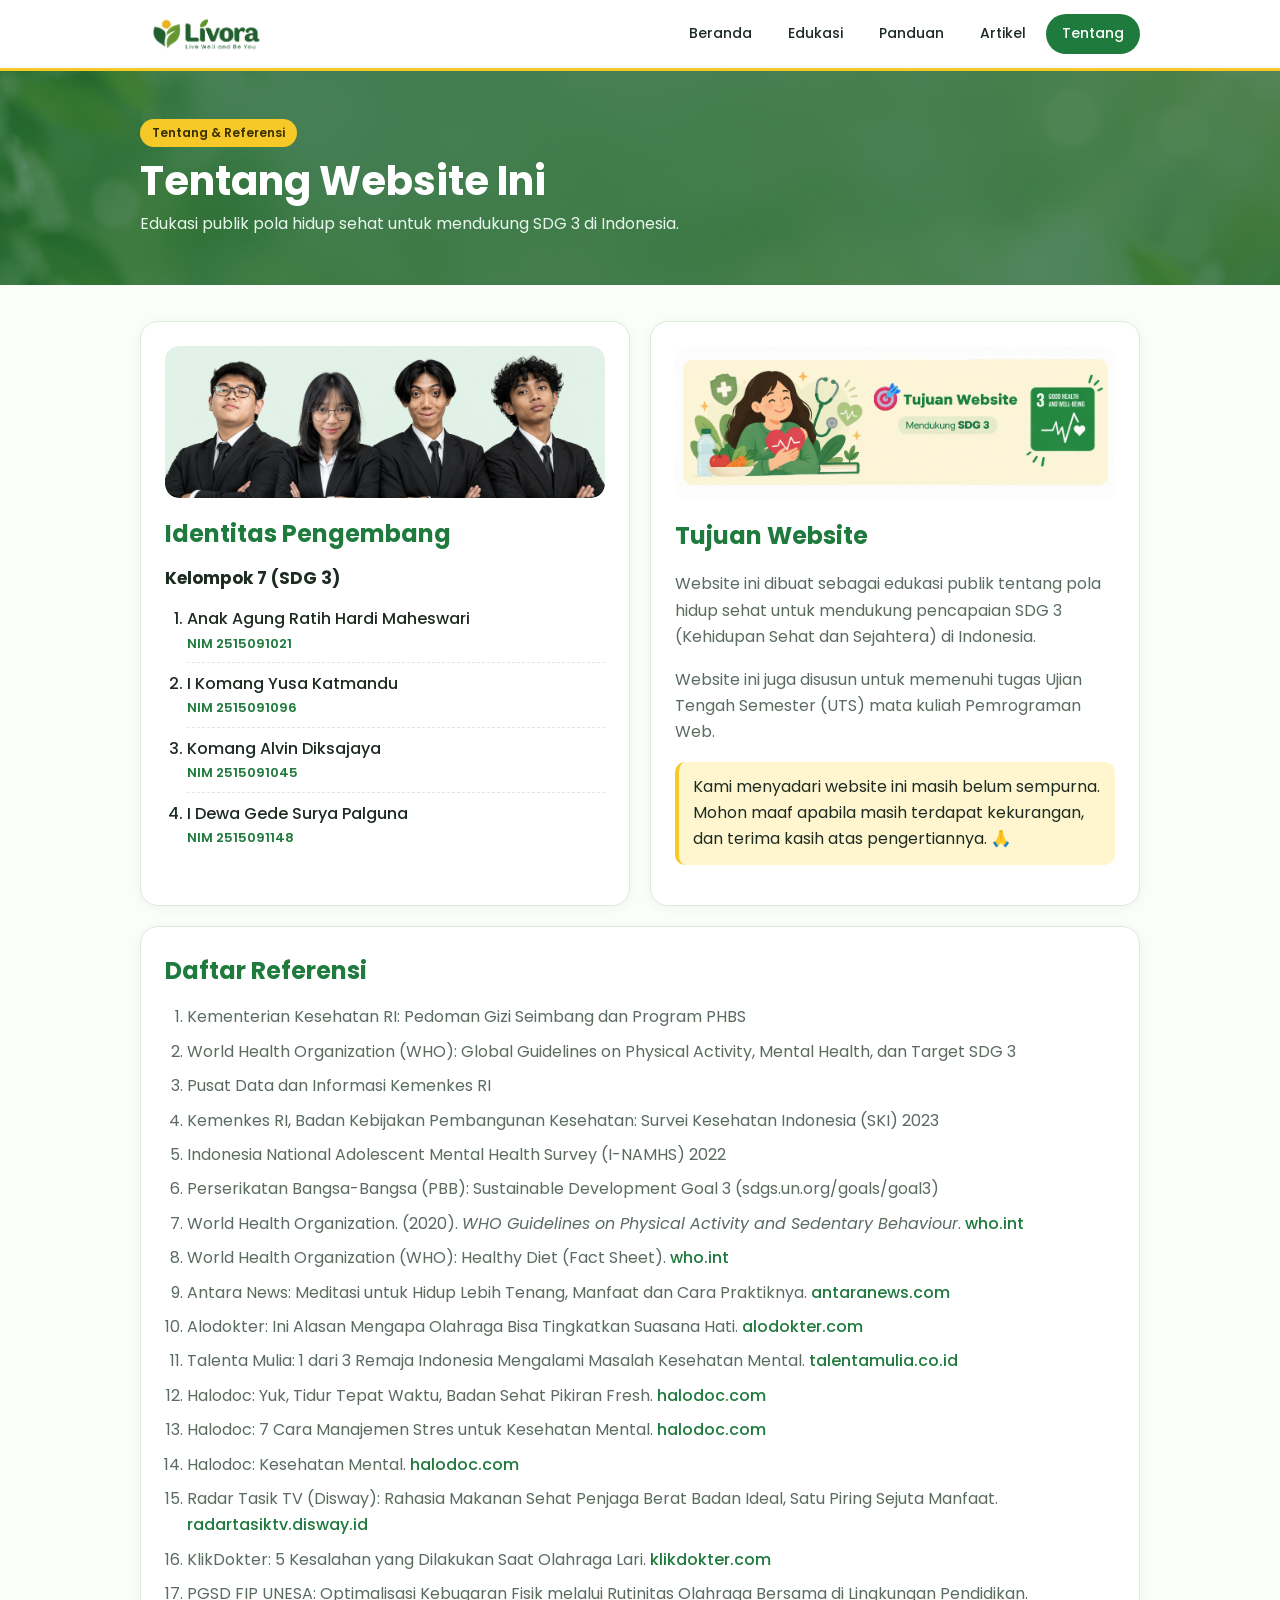
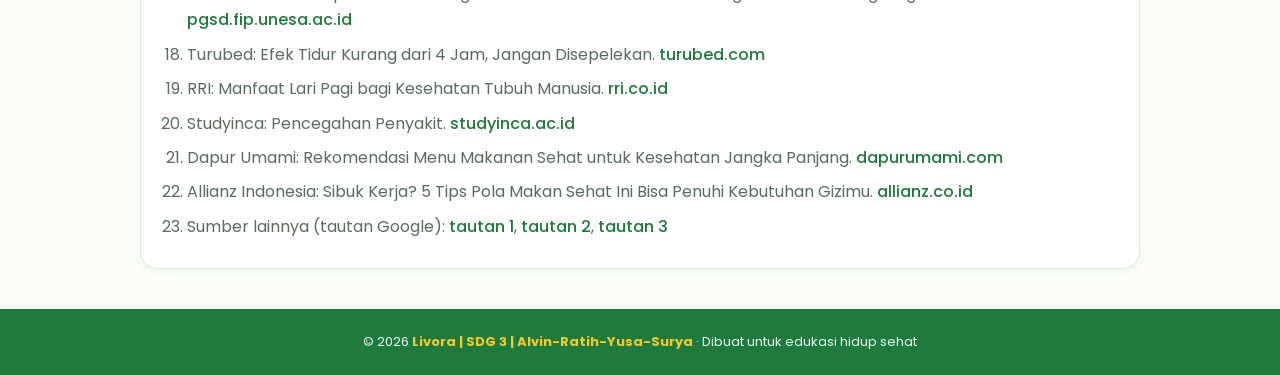
<file: tentang.html>
<!DOCTYPE html>
<html lang="id">
<head>
<meta charset="utf-8">
<meta name="viewport" content="width=device-width, initial-scale=1">
<title>Tentang | Livora - live well, be you.</title>
<link rel="icon" href="image/tentang/logo.livora.png">
<link href="https://fonts.googleapis.com/css2?family=Poppins:wght@400;500;600;700&display=swap" rel="stylesheet">
<link rel="stylesheet" href="css/tentang.css">
</head>
<body>

<nav class="navbar"><div class="wrap">
  <a class="logo" href="index.html">
    <img src="image/tentang/logo.livora.png" alt="Logo Livora">
  </a>
  <input type="checkbox" id="menu-toggle">
  <label for="menu-toggle" class="burger">☰</label>
  <ul class="nav-menu">
    <li><a href="index.html">Beranda</a></li>
    <li><a href="edukasi.html">Edukasi</a></li>
    <li><a href="panduan.html">Panduan</a></li>
    <li><a href="artikel.html">Artikel</a></li>
    <li><a href="tentang.html" class="active">Tentang</a></li>
  </ul>
</div></nav>

<header class="banner"><div class="wrap">
  <span class="tag">Tentang &amp; Referensi</span>
  <h1>Tentang Website Ini</h1>
  <p>Edukasi publik pola hidup sehat untuk mendukung SDG 3 di Indonesia.</p>
</div></header>

<section class="wrap dua-kolom">
  <div class="kotak">
    <div class="ikon foto">
      <img src="image/tentang/profil.pengembang.png" alt="Foto Kelompok 7">
    </div>
    <h2>Identitas Pengembang</h2>
    <h3>Kelompok 7 (SDG 3)</h3>
    <ol class="anggota">
      <li>Anak Agung Ratih Hardi Maheswari <span>NIM 2515091021</span></li>
      <li>I Komang Yusa Katmandu <span>NIM 2515091096</span></li>
      <li>Komang Alvin Diksajaya <span>NIM 2515091045</span></li>
      <li>I Dewa Gede Surya Palguna <span>NIM 2515091148</span></li>
    </ol>
  </div>

  <div class="kotak">
   <div class="ikon foto">
  <img src="image/tentang/latbel.tentang.png" alt="Tujuan website Livora">
</div>
    <h2>Tujuan Website</h2>
    <p>Website ini dibuat sebagai edukasi publik tentang pola hidup sehat untuk mendukung pencapaian SDG 3 (Kehidupan Sehat dan Sejahtera) di Indonesia.</p>
    <p>Website ini juga disusun untuk memenuhi tugas Ujian Tengah Semester (UTS) mata kuliah Pemrograman Web.</p>
    <p class="catatan">Kami menyadari website ini masih belum sempurna. Mohon maaf apabila masih terdapat kekurangan, dan terima kasih atas pengertiannya. 🙏</p>
  </div>
</section>

<section class="wrap">
  <div class="kotak penuh">
    <h2>Daftar Referensi</h2>
    <ol class="referensi">
      <li>Kementerian Kesehatan RI: Pedoman Gizi Seimbang dan Program PHBS</li>
      <li>World Health Organization (WHO): Global Guidelines on Physical Activity, Mental Health, dan Target SDG 3</li>
      <li>Pusat Data dan Informasi Kemenkes RI</li>
      <li>Kemenkes RI, Badan Kebijakan Pembangunan Kesehatan: Survei Kesehatan Indonesia (SKI) 2023</li>
      <li>Indonesia National Adolescent Mental Health Survey (I-NAMHS) 2022</li>
      <li>Perserikatan Bangsa-Bangsa (PBB): Sustainable Development Goal 3 (sdgs.un.org/goals/goal3)</li>
      <li>World Health Organization. (2020). <i>WHO Guidelines on Physical Activity and Sedentary Behaviour</i>. <a href="https://www.who.int/publications/i/item/9789240015128" target="_blank" rel="noopener">who.int</a></li>
<li>World Health Organization (WHO): Healthy Diet (Fact Sheet). <a href="https://www.who.int/news-room/fact-sheets/detail/healthy-diet" target="_blank" rel="noopener">who.int</a></li>
<li>Antara News: Meditasi untuk Hidup Lebih Tenang, Manfaat dan Cara Praktiknya. <a href="https://www.antaranews.com/berita/5286007/meditasi-untuk-hidup-lebih-tenang-manfaat-dan-cara-praktiknya" target="_blank" rel="noopener">antaranews.com</a></li>
<li>Alodokter: Ini Alasan Mengapa Olahraga Bisa Tingkatkan Suasana Hati. <a href="https://www.alodokter.com/ini-alasan-mengapa-olahraga-bisa-tingkatkan-suasana-hati" target="_blank" rel="noopener">alodokter.com</a></li>
<li>Talenta Mulia: 1 dari 3 Remaja Indonesia Mengalami Masalah Kesehatan Mental. <a href="https://www.talentamulia.co.id/artikel/1-dari-3-remaja-indonesia-mengalami-masalah-kesehatan-mental-apa-yang-sebenarnya-sedang-terjadi" target="_blank" rel="noopener">talentamulia.co.id</a></li>
<li>Halodoc: Yuk, Tidur Tepat Waktu, Badan Sehat Pikiran Fresh. <a href="https://www.halodoc.com/artikel/yuk-tidur-tepat-waktu-badan-sehat-pikiran-fresh" target="_blank" rel="noopener">halodoc.com</a></li>
<li>Halodoc: 7 Cara Manajemen Stres untuk Kesehatan Mental. <a href="https://www.halodoc.com/artikel/7-cara-manajemen-stress-untuk-kesehatan-mental" target="_blank" rel="noopener">halodoc.com</a></li>
<li>Halodoc: Kesehatan Mental. <a href="https://www.halodoc.com/kesehatan/kesehatan-mental" target="_blank" rel="noopener">halodoc.com</a></li>
<li>Radar Tasik TV (Disway): Rahasia Makanan Sehat Penjaga Berat Badan Ideal, Satu Piring Sejuta Manfaat. <a href="https://radartasiktv.disway.id/kesehatan/read/18455/rahasia-makanan-sehat-penjaga-berat-badan-ideal-satu-piring-sejuta-manfaat" target="_blank" rel="noopener">radartasiktv.disway.id</a></li>
<li>KlikDokter: 5 Kesalahan yang Dilakukan Saat Olahraga Lari. <a href="https://www.klikdokter.com/gaya-hidup/sehat-bugar/5-kesalahan-yang-dilakukan-saat-olahraga-lari" target="_blank" rel="noopener">klikdokter.com</a></li>
<li>PGSD FIP UNESA: Optimalisasi Kebugaran Fisik melalui Rutinitas Olahraga Bersama di Lingkungan Pendidikan. <a href="https://pgsd.fip.unesa.ac.id/post/optimalisasi-kebugaran-fisik-melalui-rutinitas-olahraga-bersama-di-lingkungan-pendidikan" target="_blank" rel="noopener">pgsd.fip.unesa.ac.id</a></li>
<li>Turubed: Efek Tidur Kurang dari 4 Jam, Jangan Disepelekan. <a href="https://turubed.com/blog/efek-tidur-kurang-dari-4-jam-jangan-disepelekan" target="_blank" rel="noopener">turubed.com</a></li>
<li>RRI: Manfaat Lari Pagi bagi Kesehatan Tubuh Manusia. <a href="https://rri.co.id/bandar-lampung/kesehatan/1798559/manfaat-lari-pagi-bagi-kesehatan-tubuh-manusia" target="_blank" rel="noopener">rri.co.id</a></li>
<li>Studyinca: Pencegahan Penyakit. <a href="https://studyinca.ac.id/pencegahan-penyakit/" target="_blank" rel="noopener">studyinca.ac.id</a></li>
<li>Dapur Umami: Rekomendasi Menu Makanan Sehat untuk Kesehatan Jangka Panjang. <a href="https://www.dapurumami.com/artikel-tips/rekomendasi-menu-makanan-sehat-untuk-kesehatan-jangka-panjang" target="_blank" rel="noopener">dapurumami.com</a></li>
<li>Allianz Indonesia: Sibuk Kerja? 5 Tips Pola Makan Sehat Ini Bisa Penuhi Kebutuhan Gizimu. <a href="https://www.allianz.co.id/explore/sibuk-kerja-5-tips-pola-makan-sehat-ini-bisa-penuhi-kebutuhan-gizimu.html" target="_blank" rel="noopener">allianz.co.id</a></li>
<li>Sumber lainnya (tautan Google): <a href="https://share.google/oUdcOD5BOPmnREGfv" target="_blank" rel="noopener">tautan 1</a>, <a href="https://share.google/0BtlHr72CMAVtc8V" target="_blank" rel="noopener">tautan 2</a>, <a href="https://share.google/VtCUXeNAqybuX70kS" target="_blank" rel="noopener">tautan 3</a></li>
   
  </ol>
  </div>
</section>

<footer>© 2026 <b>Livora | SDG 3 | Alvin-Ratih-Yusa-Surya</b> · Dibuat untuk edukasi hidup sehat</footer>
</body>
</html>
</file>
<file: css/index.css>
/* ===== index.css (CSS halaman Beranda) ===== */

/* ---------- WARNA & DASAR ---------- */
:root {
  --hijau: #1f7a3d;
  --hijau-muda: #2e9e57;
  --hijau-pucat: #e6f6ea;
  --kuning: #f6c928;
  --kuning-pucat: #fff6cf;
  --putih: #ffffff;
  --teks: #1d2b22;
  --abu: #5a6b60;
}

* {
  box-sizing: border-box;
}

body {
  margin: 0;
  font-family: 'Poppins', system-ui, sans-serif;
  color: var(--teks);
  background: #fbfdf8;
  line-height: 1.65;
}

.wrap {
  max-width: 1040px;
  margin: auto;
  padding: 0 20px;
}

h1,
h2 {
  color: var(--hijau);
}

p {
  color: var(--abu);
}

.btn {
  display: inline-block;
  background: var(--hijau);
  color: #fff;
  border: 0;
  padding: 12px 26px;
  border-radius: 99px;
  font: 600 15px 'Poppins', sans-serif;
  text-decoration: none;
  cursor: pointer;
  box-shadow: 0 4px 0 var(--kuning);
}

.btn:hover {
  background: var(--hijau-muda);
}

/* ---------- NAVBAR ---------- */
.navbar {
  position: sticky;
  top: 0;
  z-index: 50;
  background: var(--putih);
  border-bottom: 3px solid var(--kuning);
}

.navbar .wrap {
  display: flex;
  align-items: center;
  justify-content: space-between;
  padding-top: 12px;
  padding-bottom: 12px;
}

.logo {
  font-weight: 700;
  color: var(--hijau);
  font-size: 18px;
  text-decoration: none;
}

.logo img {
  height: 44px;
  width: auto;
  display: block;
}

.nav-menu {
  display: flex;
  gap: 4px;
  list-style: none;
  margin: 0;
  padding: 0;
}

.nav-menu a {
  position: relative;
  display: block;
  padding: 8px 16px;
  color: var(--teks);
  text-decoration: none;
  font-size: 14px;
  font-weight: 500;
  border-radius: 99px;
  transition: background .25s, color .25s;
}

.nav-menu a::after {
  content: "";
  position: absolute;
  left: 16px;
  right: 16px;
  bottom: 3px;
  height: 3px;
  border-radius: 3px;
  background: var(--kuning);
  transform: scaleX(0);
  transform-origin: left;
  transition: transform .3s ease;
}

.nav-menu a:hover::after {
  transform: scaleX(1);
}

.nav-menu a:hover {
  background: var(--hijau-pucat);
  color: var(--hijau);
}

.nav-menu a.active {
  background: var(--hijau);
  color: #fff;
}

.nav-menu a.active::after {
  display: none;
}

#menu-toggle {
  display: none;
}

.burger {
  display: none;
  font-size: 26px;
  cursor: pointer;
  color: var(--hijau);
}

/* ---------- HERO ---------- */
.hero {
  background: url("../image/beranda/background.beranda.png") center/cover no-repeat;
  padding: 56px 0;
}

.hero-grid {
  display: grid;
  grid-template-columns: 1.1fr .9fr;
  gap: 30px;
  align-items: center;
}

.hero-teks {
  background: rgba(255, 255, 255, .82);
  padding: 28px;
  border-radius: 20px;
  backdrop-filter: blur(6px);
  box-shadow: 0 6px 24px rgba(31, 122, 61, .15);
}

.hero h1 {
  font-size: clamp(28px, 5vw, 44px);
  line-height: 1.2;
  margin: 14px 0;
}

.tag {
  display: inline-block;
  background: var(--kuning);
  color: #3a2f00;
  font-weight: 600;
  font-size: 12px;
  padding: 4px 12px;
  border-radius: 99px;
}

.hero-img {
  width: 100%;
  max-width: 380px;
  aspect-ratio: 1 / 1;
  margin: auto;
  border-radius: 50%;
  overflow: hidden;
  box-shadow: 0 10px 30px rgba(31, 122, 61, .25);
}

.hero-img img {
  width: 100%;
  height: 100%;
  object-fit: cover;
  display: block;
  transform: scale(1.25);
}

/* ---------- TARGET SDG ---------- */
.seksi {
  padding-top: 44px;
}

.target-grid {
  display: grid;
  grid-template-columns: repeat(auto-fit, minmax(290px, 1fr));
  gap: 16px;
  margin-top: 22px;
}

.target {
  display: flex;
  gap: 14px;
  align-items: flex-start;
  background: var(--putih);
  border: 1px solid #dcebdc;
  border-radius: 16px;
  padding: 16px 18px;
  box-shadow: 0 2px 10px rgba(31, 122, 61, .06);
}

.target .no {
  flex: 0 0 auto;
  width: 54px;
  height: 54px;
  border-radius: 14px;
  background: var(--hijau);
  color: var(--kuning);
  font-weight: 700;
  font-size: 16px;
  display: flex;
  align-items: center;
  justify-content: center;
}

.target h3 {
  margin: 0 0 4px;
  color: var(--hijau);
  font-size: 16px;
}

.target p {
  margin: 0;
  font-size: 14px;
}

.target.sorot {
  background: var(--kuning-pucat);
  border-color: var(--kuning);
}

.target.sorot .no {
  background: var(--kuning);
  color: #3a2f00;
}

/* ---------- KARTU TOPIK ---------- */
.grid {
  display: grid;
  grid-template-columns: repeat(auto-fit, minmax(210px, 1fr));
  gap: 18px;
  margin-top: 20px;
}

.kartu {
  background: var(--putih);
  border: 1px solid #dcebdc;
  border-radius: 18px;
  padding: 20px;
  box-shadow: 0 2px 10px rgba(31, 122, 61, .06);
  transition: transform .2s;
}

.kartu:hover {
  transform: translateY(-5px);
}

.kartu h3 {
  color: var(--hijau);
  margin: 0 0 6px;
}

.kartu p b {
  color: var(--hijau);
}

.ph {
  height: 100px;
  border-radius: 14px;
  display: flex;
  align-items: center;
  justify-content: center;
  font-size: 50px;
  margin-bottom: 12px;
  background: var(--hijau-pucat);
}

.ph.kuning {
  background: var(--kuning-pucat);
}

.ph.foto {
  height: 150px;
  padding: 0;
  overflow: hidden;
}

.ph.foto img {
  width: 100%;
  height: 100%;
  object-fit: cover;
  display: block;
}

.sumber-kartu {
  display: block;
  margin-top: 10px;
  font-size: 11px;
  color: var(--abu);
  border-left: 3px solid var(--kuning);
  padding-left: 8px;
}

/* ---------- FAKTA SINGKAT ---------- */
.fakta {
  margin-top: 40px;
  background:
    linear-gradient(rgba(20, 90, 45, .72), rgba(20, 90, 45, .72)),
    url("../image/beranda/bg.beranda.2.png") center/cover no-repeat;
  color: #fff;
  border-radius: 22px;
  padding: 28px;
  display: grid;
  grid-template-columns: repeat(auto-fit, minmax(160px, 1fr));
  gap: 16px;
  text-align: center;
}

.fakta b {
  display: block;
  font-size: 34px;
  color: var(--kuning);
}

.sumber {
  font-size: 12px;
  border-left: 4px solid var(--kuning);
  padding-left: 10px;
}

/* ---------- SUMBER GAMBAR ---------- */
.sumber-gambar {
  margin-top: 40px;
}

.sumber-gambar h2 {
  font-size: 20px;
  margin: 0 0 6px;
}

.sumber-gambar p {
  font-size: 14px;
  margin: 0 0 8px;
}

.sumber-gambar ol {
  margin: 0;
  padding-left: 22px;
  font-size: 13px;
  color: var(--abu);
}

.sumber-gambar li {
  padding: 3px 0;
}

.sumber-gambar a {
  color: var(--hijau);
  text-decoration: none;
  word-break: break-word;
}

.sumber-gambar a:hover {
  text-decoration: underline;
  color: var(--hijau-muda);
}

/* ---------- FOOTER ---------- */
footer {
  background: var(--hijau);
  color: #e8f7ec;
  text-align: center;
  padding: 22px;
  font-size: 13px;
  margin-top: 40px;
}

footer b {
  color: var(--kuning);
}

/* ---------- TAMPILAN HP (layar 760px ke bawah) ---------- */
@media (max-width: 760px) {
  .burger {
    display: block;
  }

  .nav-menu {
    display: none;
    position: absolute;
    top: 100%;
    left: 0;
    right: 0;
    background: var(--putih);
    flex-direction: column;
    padding: 10px 20px;
    border-bottom: 3px solid var(--kuning);
  }

  #menu-toggle:checked ~ .nav-menu {
    display: flex;
  }

  .hero-grid {
    grid-template-columns: 1fr;
  }

  .hero-img {
    max-width: 280px;
  }
}
</file>
<file: css/artikel.css>
:root {
  --hijau: #1f7a3d;
  --hijau-muda: #2e9e57;
  --hijau-pucat: #e6f6ea;
  --hijau-tua: #145528;
  --kuning: #f6c928;
  --kuning-pucat: #fff6cf;
  --putih: #ffffff;
  --teks: #1d2b22;
  --abu: #5a6b60;
}

* {
  box-sizing: border-box;
  margin: 0;
  padding: 0;
}

html, body {
  width: 100%;
  overflow-x: hidden;
}

body {
  font-family: 'Poppins', sans-serif;
  color: var(--teks);
  background: #fbfdf8; 
  line-height: 1.6;    
}

.wrap {
  max-width: 1040px; 
  width: 100%;
  margin-left: auto;
  margin-right: auto;
  padding-left: 20px;
  padding-right: 20px;
}

.tag {
  display: inline-block;
  background: var(--kuning); 
  color: var(--teks);
  font-weight: 600;
  font-size: 11px;
  padding: 3px 10px;
  border-radius: 99px;
}

.seksi {
  padding-top: 36px;
}

.seksi h2 {
  color: var(--hijau-tua);
  margin-bottom: 8px;
  font-size: 24px;
}

.deskripsi-seksi {
  margin-bottom: 28px;
  color: var(--abu);
  font-size: 14px;
}

/* NAVBAR */
.navbar {
  position: sticky;
  top: 0;
  z-index: 50;
  background: var(--putih);
  border-bottom: 3px solid var(--kuning); /* Garis bawah navbar kuning */
  box-shadow: 0 2px 8px rgba(31, 122, 61, 0.08);
}

.navbar .wrap {
  display: flex;
  align-items: center;
  justify-content: space-between;
  padding: 12px 20px;
}

.logo img {
  height: 44px;
  width: auto;
  display: block;
}

.nav-menu {
  display: flex;
  gap: 4px;
  list-style: none;
  margin: 0;
  padding: 0;
}

.nav-menu a {
  position: relative;
  display: block;
  padding: 8px 16px;
  color: var(--teks);
  text-decoration: none;
  font-size: 14px;
  font-weight: 500;
  border-radius: 99px;
  transition: background .25s, color .25s;
}

.nav-menu a::after { /* Animasi  */
  content: "";
  position: absolute;
  left: 16px;
  right: 16px;
  bottom: 3px;
  height: 3px;
  border-radius: 3px;
  background: var(--kuning);
  transform: scaleX(0);
  transform-origin: left;
  transition: transform .3s ease;
}

.nav-menu a:hover::after {
  transform: scaleX(1);
}

.nav-menu a:hover {
  background: var(--hijau-pucat);
  color: var(--hijau);
}

.nav-menu a.active {
  background: var(--hijau);
  color: #fff;
}

.nav-menu a.active::after {
  display: none;
}

#menu-toggle, .burger {
  display: none;
}


.hero-edukasi { /* Hero edukasi kata surplag */
  background: 
    linear-gradient(135deg, rgba(20, 85, 40, 0.75) 0%, rgba(31, 122, 61, 0.82) 100%),
    url("../image/tidur.jpg") center/cover no-repeat;
  padding: 50px 0;
  border-bottom: 1px solid #dcebdc;
}

.hero-edukasi-teks {
  background: rgba(250, 249, 242, 0.9);
  padding: 24px;
  border-radius: 16px;
  box-shadow: 0 4px 20px rgba(31, 122, 61, 0.1);
  border-left: 6px solid var(--hijau);
  max-width: 650px;
}

.hero-edukasi h1 {
  font-size: clamp(24px, 3.5vw, 34px);
  line-height: 1.25;
  margin: 10px 0 6px;
  color: var(--hijau);
}

.hero-edukasi p {
  margin: 0;
  color: var(--abu);
  font-size: 14px;
}

.artikel-list-horizontal { /* KARTU ARTIKEL HORIZONTAL */
  display: flex;
  flex-direction: column;
  gap: 24px;
  margin-top: 24px;
}

.kartu-horizontal {
  background: var(--putih);
  border: 1px solid #dcebdc;
  border-radius: 16px;
  overflow: hidden;
  box-shadow: 0 2px 10px rgba(31, 122, 61, 0.05);
  display: grid;
  grid-template-columns: 280px 1fr;
  align-items: center;
  transition: transform .2s ease, box-shadow .2s ease;
}

.kartu-horizontal:hover {
  transform: translateY(-3px);
  box-shadow: 0 6px 16px rgba(31, 122, 61, 0.1);
  border-color: var(--hijau-muda);
}

/* Zig-Zag Layout */
.kartu-horizontal.dibalik {
  grid-template-columns: 1fr 280px;
}

.kartu-horizontal.dibalik .gambar-samping {
  order: 2;
}

.kartu-horizontal.dibalik .teks-samping {
  order: 1;
}

.gambar-samping {
  height: 100%;
  min-height: 200px;
  background: var(--hijau-pucat);
  overflow: hidden;
}

.gambar-samping img {
  width: 100%;
  height: 100%;
  object-fit: cover;
  display: block;
}

.teks-samping {
  padding: 24px;
  display: flex;
  flex-direction: column;
  justify-content: center;
  gap: 10px;
}

.teks-samping h3 {
  color: var(--hijau);
  margin: 0;
  font-size: 19px;
}

.teks-samping p {
  color: var(--abu);
  font-size: 14px;
  margin: 0;
  text-align: justify;
}

/* Tautan Sumber */
.sumber-link {
  display: inline-block;
  font-size: 12px;
  color: var(--hijau);
  text-decoration: none;
  font-weight: 500;
  width: max-content;
  font-style: italic;
  transition: color 0.2s ease;
}

.sumber-link:hover {
  text-decoration: underline;
  color: var(--hijau-muda);
}

.catatan-info {  /* KOTAK CATATAN */
  background: var(--kuning-pucat);
  border: 1px solid var(--kuning);
  border-radius: 14px;
  padding: 20px;
  box-shadow: 0 2px 10px rgba(31, 122, 61, 0.05);
}

.catatan-info h3 {
  color: var(--hijau);
  margin-top: 0;
  margin-bottom: 6px;
  font-size: 18px;
}

.catatan-info p {
  margin: 0;
  color: var(--teks);
  font-size: 14px;
}

/* FOOTER */
footer {
  background: var(--hijau);
  color: #e8f7ec;
  text-align: center;
  padding: 20px;
  font-size: 13px;
  margin-top: 30px;
}

footer b {
  color: var(--kuning);
}

@media (max-width: 768px) { /* RESPONSIF HP & TABLET */
  .burger {
    display: block;
    font-size: 24px;
    cursor: pointer;
    color: var(--hijau);
  }

  .nav-menu {
    display: none;
    position: absolute;
    top: 100%;
    left: 0;
    right: 0;
    background: var(--putih);
    flex-direction: column;
    padding: 10px 20px;
    border-bottom: 3px solid var(--kuning);
    box-shadow: 0 4px 12px rgba(0, 0, 0, 0.08);
  }

  #menu-toggle:checked ~ .nav-menu {
    display: flex;
  }

  .kartu-horizontal,
  .kartu-horizontal.dibalik {
    grid-template-columns: 1fr;
  }

  .kartu-horizontal.dibalik .gambar-samping {
    order: unset;
  }

  .kartu-horizontal.dibalik .teks-samping {
    order: unset;
  }

  .gambar-samping {
    height: 180px;
  }

  .teks-samping {
    padding: 16px;
  }

  .teks-samping h3 {
    font-size: 17px;
  }

  .teks-samping p {
    font-size: 13.5px;
    line-height: 1.55;
  }
}
</file>
<file: css/edukasi.css>
:root {
  --hijau: #1f7a3d;
  --hijau-muda: #2e9e57;
  --hijau-pucat: #e6f6ea;
  --kuning: #f6c928;
  --kuning-pucat: #fff6cf;
  --putih: #ffffff;
  --teks: #1d2b22;
  --abu: #5a6b60;
}

* { 
  box-sizing: border-box; 
}

body {
  margin: 0;
  font-family: 'Poppins', sans-serif;
  color: var(--teks);
  background: #fbfdf8;
  line-height: 1.6;
}

.wrap {
  max-width: 1040px;
  margin: auto;
  padding: 0 20px;
}


.navbar {
  position: sticky;
  top: 0;
  z-index: 50;
  background: var(--putih);
  border-bottom: 3px solid var(--kuning);
}

.navbar .wrap {
  display: flex;
  align-items: center;
  justify-content: space-between;
  padding: 12px 20px;
}

.logo img { height: 44px; display: block; }

.nav-menu {
  display: flex;
  gap: 4px;
  list-style: none;
  margin: 0;
  padding: 0;
}

.nav-menu a {
  position: relative;
  display: block;
  padding: 8px 16px;
  color: var(--teks);
  text-decoration: none;
  font-size: 14px;
  font-weight: 500;
  border-radius: 99px;
  transition: background .25s, color .25s;
}

.nav-menu a::after {
  content: "";
  position: absolute;
  left: 16px;
  right: 16px;
  bottom: 3px;
  height: 3px;
  border-radius: 3px;
  background: var(--kuning);
  transform: scaleX(0);
  transform-origin: left;
  transition: transform .3s ease;
}

.nav-menu a:hover::after {
  transform: scaleX(1);
}

.nav-menu a:hover {
  background: var(--hijau-pucat);
  color: var(--hijau);
}

.nav-menu a.active {
  background: var(--hijau);
  color: #fff;
}

.nav-menu a.active::after {
  display: none;
}

#menu-toggle, .burger { display: none; }


.hero {
  background: url("../image/lataredukasi.jpg") center/cover no-repeat;
  padding: 50px 0;
  border-bottom: 1px solid #dcebdc;
}

.hero-box {
  background: rgba(250, 249, 242, 0.9);
  padding: 24px;
  border-radius: 16px;
  max-width: 650px;
  box-shadow: 0 4px 20px rgba(31, 122, 61, 0.1);
}

.tag {
  background: var(--kuning);
  font-weight: 600;
  font-size: 11px;
  padding: 3px 10px;
  border-radius: 99px;
}

.hero h1 {
  font-size: clamp(24px, 3.5vw, 34px);
  color: var(--hijau);
  margin: 10px 0 6px;
}

.section { padding: 32px 0 20px; }


.grid-vertical {
  display: flex;
  flex-direction: column;
  gap: 24px;
  max-width: 800px;
  margin: 24px auto 0 auto;
}


.card {
  background: var(--putih);
  border: 1px solid #dcebdc;
  border-radius: 16px;
  padding: 24px;
  box-shadow: 0 2px 10px rgba(31, 122, 61, 0.05);
  transition: transform .2s;
  display: flex;
  flex-direction: column;
  gap: 12px;
}

.card:hover { transform: translateY(-3px); }

.card h3 { 
  color: var(--hijau); 
  margin: 0; 
  font-size: 19px; 
}

.img-box {
  width: 100%;
  height: 250px;
  border-radius: 12px;
  background: var(--hijau-pucat);
  overflow: hidden;
}

.img-box img { 
  width: 100%; 
  height: 100%; 
  object-fit: cover; 
  display: block;
}


.sumber {
  font-size: 12px;
  color: var(--abu);
  font-style: italic;
}

.sumber a {
  color: var(--hijau);
  text-decoration: none;
  font-weight: 500;
}

.sumber a:hover {
  text-decoration: underline;
  color: var(--hijau-muda);
}

.card p { 
  color: var(--abu); 
  font-size: 14px; 
  margin: 0; 
  text-align: justify;
}


.notice {
  background: var(--kuning-pucat);
  border: 1px solid var(--kuning);
  border-radius: 14px;
  padding: 20px;
}

.notice h3 { color: var(--hijau); margin: 0 0 6px; }

footer {
  background: var(--hijau);
  color: #e8f7ec;
  text-align: center;
  padding: 20px;
  font-size: 13px;
  margin-top: 30px;
}

footer b { color: var(--kuning); }


@media (max-width: 768px) {
  .burger { display: block; font-size: 24px; cursor: pointer; color: var(--hijau); }
  .nav-menu {
    display: none;
    position: absolute;
    top: 100%; left: 0; right: 0;
    background: var(--putih);
    flex-direction: column;
    padding: 10px 20px;
    border-bottom: 3px solid var(--kuning);
  }
  #menu-toggle:checked ~ .nav-menu { display: flex; }

  .card {
    padding: 16px;
  }

  .img-box {
    height: 180px;
  }
}

@media (max-width: 768px) {
  
  .wrap {
    padding: 0 16px;
  }

 
  .burger { 
    display: block; 
    font-size: 24px; 
    cursor: pointer; 
    color: var(--hijau); 
  }

 
  .nav-menu {
    display: none;
    position: absolute;
    top: 100%; 
    left: 0; 
    right: 0;
    background: var(--putih);
    flex-direction: column;
    padding: 10px 20px;
    border-bottom: 3px solid var(--kuning);
    box-shadow: 0 4px 12px rgba(0, 0, 0, 0.08);
  }

  #menu-toggle:checked ~ .nav-menu { 
    display: flex; 
  }

  
  .card {
    padding: 16px;
    gap: 10px;
    border-radius: 14px;
  }

 
  .img-box {
    height: 190px;
    border-radius: 10px;
  }

 
  .card h3 {
    font-size: 17px;
  }

 
  .card p {
    font-size: 13.5px;
    line-height: 1.55;
  }

 
  .hero {
    padding: 35px 0;
  }

  .hero-box {
    padding: 18px;
    border-radius: 12px;
  }
}
</file>
<file: css/informasi.css>
/* ===== informasi.css (CSS halaman Informasi) ===== */

/* ---------- WARNA & DASAR ---------- */
:root {
  --hijau: #1f7a3d;
  --hijau-muda: #2e9e57;
  --hijau-pucat: #e6f6ea;
  --kuning: #f6c928;
  --kuning-pucat: #fff6cf;
  --putih: #ffffff;
  --teks: #1d2b22;
  --abu: #5a6b60;
}

* {
  box-sizing: border-box;
}

body {
  margin: 0;
  font-family: 'Poppins', system-ui, sans-serif;
  color: var(--teks);
  background: #fbfdf8;
  line-height: 1.65;
}

.wrap {
  max-width: 1040px;
  margin: auto;
  padding: 0 20px;
}

.tag {
  display: inline-block;
  background: var(--kuning);
  color: #3a2f00;
  font-weight: 600;
  font-size: 12px;
  padding: 4px 12px;
  border-radius: 99px;
}

.seksi {
  padding-top: 36px;
}

/* ---------- NAVBAR ---------- */
.navbar {
  position: sticky;
  top: 0;
  z-index: 50;
  background: var(--putih);
  border-bottom: 3px solid var(--kuning);
}

.navbar .wrap {
  display: flex;
  align-items: center;
  justify-content: space-between;
  padding-top: 12px;
  padding-bottom: 12px;
}

.logo {
  font-weight: 700;
  color: var(--hijau);
  font-size: 18px;
  text-decoration: none;
}

.logo img {
  height: 44px;
  width: auto;
  display: block;
}

.nav-menu {
  display: flex;
  gap: 4px;
  list-style: none;
  margin: 0;
  padding: 0;
}

.nav-menu a {
  position: relative;
  display: block;
  padding: 8px 16px;
  color: var(--teks);
  text-decoration: none;
  font-size: 14px;
  font-weight: 500;
  border-radius: 99px;
  transition: background .25s, color .25s;
}

.nav-menu a::after {
  content: "";
  position: absolute;
  left: 16px;
  right: 16px;
  bottom: 3px;
  height: 3px;
  border-radius: 3px;
  background: var(--kuning);
  transform: scaleX(0);
  transform-origin: left;
  transition: transform .3s ease;
}

.nav-menu a:hover::after {
  transform: scaleX(1);
}

.nav-menu a:hover {
  background: var(--hijau-pucat);
  color: var(--hijau);
}

.nav-menu a.active {
  background: var(--hijau);
  color: #fff;
}

.nav-menu a.active::after {
  display: none;
}

#menu-toggle {
  display: none;
}

.burger {
  display: none;
  font-size: 26px;
  cursor: pointer;
  color: var(--hijau);
}

/* ---------- HERO INFORMASI ---------- */
.hero-edukasi {
  background: url("../image/lataredukasi.png") center/cover no-repeat;
  padding: 56px 0;
  border-bottom: 1px solid #dcebdc;
}

.hero-edukasi-teks {
  background: rgba(250, 249, 242, 0.92);
  padding: 28px;
  border-radius: 20px;
  backdrop-filter: blur(6px);
  box-shadow: 0 6px 24px rgba(31, 122, 61, 0.15);
  max-width: 700px;
}

.hero-edukasi h1 {
  font-size: clamp(24px, 4vw, 36px);
  line-height: 1.25;
  margin: 12px 0 8px;
  color: var(--hijau);
}

.hero-edukasi p {
  margin: 0;
  color: var(--abu);
}

/* ---------- GRID KARTU INFORMASI ---------- */
.edukasi-grid {
  display: grid;
  grid-template-columns: repeat(auto-fit, minmax(260px, 1fr));
  gap: 20px;
  margin-top: 24px;
}

.kartu-edukasi {
  background: var(--putih);
  border: 1px solid #dcebdc;
  border-radius: 18px;
  padding: 20px;
  box-shadow: 0 2px 10px rgba(31, 122, 61, 0.06);
  transition: transform .2s ease, box-shadow .2s ease;
  display: flex;
  flex-direction: column;
}

.kartu-edukasi:hover {
  transform: translateY(-5px);
  box-shadow: 0 8px 20px rgba(31, 122, 61, 0.12);
}

.kartu-edukasi h3 {
  color: var(--hijau);
  margin: 14px 0 8px;
  font-size: 18px;
}

.kartu-edukasi p {
  color: var(--abu);
  font-size: 14px;
  margin: 0;
}

.ph-edukasi {
  height: 180px;
  border-radius: 14px;
  background: var(--hijau-pucat);
  overflow: hidden;
  display: flex;
  align-items: center;
  justify-content: center;
  width: 100%;
}

.ph-edukasi.foto img {
  width: 100%;
  height: 100%;
  object-fit: cover;
  display: block;
}

/* ---------- KOTAK CATATAN / INFO ---------- */
.catatan-info {
  background: var(--kuning-pucat);
  border: 1px solid var(--kuning);
  border-radius: 16px;
  padding: 24px;
  box-shadow: 0 2px 10px rgba(246, 201, 40, 0.15);
}

.catatan-info h3 {
  color: var(--hijau);
  margin-top: 0;
  margin-bottom: 8px;
}

.catatan-info p {
  margin: 0;
  color: var(--teks);
}

/* ---------- FOOTER ---------- */
footer {
  background: var(--hijau);
  color: #e8f7ec;
  text-align: center;
  padding: 22px;
  font-size: 13px;
  margin-top: 40px;
}

footer b {
  color: var(--kuning);
}

/* =========================================================
   RESPONSIF (TABLET & IPAD: max-width 992px)
   ========================================================= */
@media (max-width: 992px) {
  .wrap {
    padding: 0 24px;
  }

  .hero-edukasi {
    padding: 44px 0;
  }

  .hero-edukasi-teks {
    max-width: 100%;
  }

  .edukasi-grid {
    grid-template-columns: repeat(2, 1fr);
    gap: 18px;
  }
}

/* =========================================================
   RESPONSIF (SMARTPHONE / HP: max-width 760px)
   ========================================================= */
@media (max-width: 760px) {
  .wrap {
    padding: 0 16px;
  }

  /* Navigation Mobile Toggle */
  .burger {
    display: block;
  }

  .nav-menu {
    display: none;
    position: absolute;
    top: 100%;
    left: 0;
    right: 0;
    background: var(--putih);
    flex-direction: column;
    padding: 10px 20px;
    border-bottom: 3px solid var(--kuning);
    box-shadow: 0 4px 12px rgba(0, 0, 0, 0.1);
  }

  #menu-toggle:checked ~ .nav-menu {
    display: flex;
  }

  /* Hero & Content adjustments */
  .hero-edukasi {
    padding: 30px 0;
  }

  .hero-edukasi-teks {
    padding: 20px;
    border-radius: 16px;
  }

  .seksi {
    padding-top: 28px;
  }

  /* Grid Kartu pada HP (Menjadi 1 Kolom Full Width) */
  .edukasi-grid {
    grid-template-columns: 1fr;
    gap: 16px;
  }

  .ph-edukasi {
    height: 190px;
  }

  .catatan-info {
    padding: 18px;
  }
}
</file>
<file: css/panduan.css>
/* ===== Variabel warna ===== */
:root {
  --bg: #ffffff;
  --card: #ffffff;
  --garis: #d6ecdd;
  --hijau: #1f7a3f;
  --hijau-tua: #17622f;
  --hijau-muda: #e8f5ec;
  --hijau-pucat: #e6f6ea;
  --putih: #ffffff;
  --kuning: #f5c518;
  --gelap: #1b2a20;
  --teks: #1f2d24;
  --teks-redup: #5a6b60;
}

/* ===== Reset dasar ===== */
* { box-sizing: border-box; margin: 0; padding: 0; }

body {
  font-family: 'Poppins', Arial, sans-serif;
  background-color: var(--bg);
  color: var(--teks);
  line-height: 1.6;
}

a { color: inherit; text-decoration: none; }
ul { list-style: none; }

/* Pembungkus isi agar rapi di tengah */
.container {
  width: 100%;
  max-width: 1250px;
  margin: 0 auto;
  padding: 0 24px;
}

/* ===== Navbar (sama dengan halaman Artikel) ===== */
.wrap {
  max-width: 1000px;
  width: 100%;
  margin-left: auto;
  margin-right: auto;
  padding-left: 20px;
  padding-right: 20px;
}

.navbar {
  position: sticky;
  top: 0;
  z-index: 50;
  background: var(--putih);
  border-bottom: 3px solid var(--hijau);
  box-shadow: 0 2px 8px rgba(31, 122, 61, 0.08);
}

.navbar .wrap {
  display: flex;
  align-items: center;
  justify-content: space-between;
  padding-top: 12px;
  padding-bottom: 12px;
}

.logo img {
  height: 44px;
  width: auto;
  display: block;
}

.nav-menu {
  display: flex;
  gap: 4px;
  list-style: none;
}

.nav-menu a {
  position: relative;
  display: block;
  padding: 8px 16px;
  color: var(--teks);
  text-decoration: none;
  font-size: 14px;
  font-weight: 500;
  border-radius: 99px;
  transition: background .25s, color .25s;
}

.nav-menu a:hover {
  background: var(--hijau-pucat);
  color: var(--hijau);
}

.nav-menu a.active {
  background: var(--hijau);
  color: #fff;
}

#menu-toggle, .burger {
  display: none;
}

/* ===== Hero ===== */
.hero {
  position: relative;
  background: linear-gradient(rgba(31, 122, 63, .7), rgba(31, 122, 63, .7)),
              url("../image/panduanbg.jpeg") center / cover no-repeat;
  color: var(--bg);
  padding: 40px 0 56px;
}
.sumber-bg {
  position: absolute;
  right: 16px;
  bottom: 12px;
  padding: 3px 12px;
  border-radius: 999px;
  background: rgba(210, 247, 89, 0.45);
  color: #fff;
  font-size: .8rem;
}
.sumber-bg:hover { text-decoration: underline; }
.tag {
  display: inline-block;
  background: var(--kuning);
  color: var(--gelap);
  font-weight: 700;
  font-size: .9rem;
  padding: 6px 16px;
  border-radius: 999px;
  margin-bottom: 14px;
}
.hero h1 {
  font-size: clamp(2rem, 5vw, 3.4rem);
  line-height: 1.15;
  font-weight: 700;
  color: #fff;
}
.hero p {
  margin-top: 10px;
  font-size: 1.15rem;
  font-weight: 500;
  color: #fff;
}

/* ===== Grid 2 kolom untuk kartu (CSS Grid) ===== */
.grid-2 {
  display: grid;
  grid-template-columns: repeat(2, 1fr);
  gap: 24px;
  padding-top: 40px;
  padding-bottom: 64px;
  max-width: 1000px;
}

.card {
  background: var(--card);
  border: 1px solid var(--garis);
  border-radius: 24px;
  box-shadow: 0 6px 20px rgba(31, 122, 63, .08);
  padding: 26px;
  min-width: 0; /* supaya tabel tidak melebarkan kartu */
}
.card h2 {
  color: var(--hijau);
  font-size: 1.7rem;
  margin-bottom: 18px;
}

/* ===== Form BMI ===== */
label {
  display: block;
  font-weight: 600;
  margin: 12px 0 8px;
}
input {
  width: 100%;
  padding: 16px 18px;
  border-radius: 14px;
  border: 1px solid #bfdcc9;
  background: var(--bg);
  color: var(--teks);
  font-family: inherit;
  font-size: 1.1rem;
}
input::placeholder { color: #8a9a90; }
input:focus-visible,
.btn:focus-visible,
.nav-menu a:focus-visible {
  outline: 3px solid var(--hijau);
  outline-offset: 2px;
}

.btn {
  margin-top: 22px;
  padding: 12px 30px;
  border: none;
  border-bottom: 4px solid var(--kuning);
  border-radius: 999px;
  background: var(--hijau);
  color: var(--bg);
  font-family: inherit;
  font-weight: 700;
  font-size: 1.1rem;
  cursor: pointer;
}
.btn:hover { background: var(--hijau-tua); }

.hasil {
  margin-top: 16px;
  font-weight: 600;
  color: var(--hijau);
}

/* Catatan sumber di tiap kartu */
.sumber {
  margin-top: 18px;
  padding-left: 12px;
  border-left: 4px solid var(--kuning);
  font-size: .9rem;
  color: var(--teks-redup);
}

/* ===== Isi Piringku ===== */
.gambar-piring {
  display: block;
  width: 100%;
  max-width: 260px;
  height: auto;
  margin: 0 auto 12px;
  border-radius: 16px;
}

/* Sumber gambar di bawah gambar piring */
.sumber-gambar {
  text-align: center;
  font-size: .85rem;
  color: var(--teks-redup);
  margin-bottom: 16px;
}
.sumber-gambar a {
  color: var(--hijau);
  text-decoration: underline;
}

.keterangan {
  text-align: center;
  font-size: 1.15rem;
  font-weight: 500;
  color: var(--teks-redup);
}

/* ===== Kartu bawah ===== */
.centang li {
  position: relative;
  padding-left: 36px;
  margin-bottom: 12px;
  font-size: 1.1rem;
}
.centang li::before {
  content: "✓";
  position: absolute;
  left: 0;
  color: var(--hijau);
  font-weight: 700;
}

/* ===== Tabel (scroll di dalam wrapper, bukan di body) ===== */
.tabel-wrap { overflow-x: auto; }
table {
  width: 100%;
  border-collapse: collapse;
  min-width: 460px;
}
th {
  background: var(--hijau);
  color: #fff;
  text-align: left;
  padding: 14px 12px;
}
td {
  padding: 14px 12px;
  border-bottom: 1px solid var(--garis);
  background: #fff;
}

/* ===== Footer (sama dengan halaman Artikel) ===== */
footer {
  background: #145528;
  color: #e8f7ec;
  text-align: center;
  padding: 22px;
  font-size: 13px;
  margin-top: 40px;
}

footer b {
  color: var(--kuning);
}

/* ===== Media queries (responsif) ===== */

/* Tablet (<= 900px): kartu jadi 1 kolom */
@media (max-width: 900px) {
  .grid-2 { grid-template-columns: 1fr; }
}

/* Navbar HP & tablet (<= 768px): menu jadi burger */
@media (max-width: 768px) {
  .burger {
    display: block;
    font-size: 26px;
    cursor: pointer;
    color: var(--hijau);
  }

  .nav-menu {
    display: none;
    position: absolute;
    top: 100%;
    left: 0;
    right: 0;
    background: var(--putih);
    flex-direction: column;
    padding: 10px 20px;
    border-bottom: 3px solid var(--hijau);
    box-shadow: 0 4px 12px rgba(0, 0, 0, 0.1);
  }

  #menu-toggle:checked ~ .nav-menu {
    display: flex;
  }
}

/* Smartphone (<= 600px): ukuran font dan jarak dikecilkan */
@media (max-width: 600px) {
  .container { padding: 0 16px; }
  .card { padding: 20px; }
  .card h2 { font-size: 1.4rem; }
}
</file>
<file: css/tentang.css>
/* =========================================
   tentang.css - Halaman Tentang
   ========================================= */


/* ---------- Warna & dasar ---------- */
:root {
  --hijau: #1f7a3d;
  --hijau-muda: #2e9e57;
  --hijau-pucat: #e6f6ea;

  --kuning: #f6c928;
  --kuning-pucat: #fff6cf;

  --putih: #ffffff;
  --teks: #1d2b22;
  --abu: #5a6b60;
}

* {
  box-sizing: border-box;
}

body {
  margin: 0;
  font-family: 'Poppins', system-ui, sans-serif;
  color: var(--teks);
  background: #fbfdf8;
  line-height: 1.65;
}

.wrap {
  max-width: 1040px;
  margin: auto;
  padding: 0 20px;
}

h1,
h2 {
  color: var(--hijau);
}

p {
  color: var(--abu);
}

/* biar gambar nggak pernah lebih lebar dari kotaknya */
img {
  max-width: 100%;
  height: auto;
}


/* ---------- Navbar ---------- */
.navbar {
  position: sticky;
  top: 0;
  z-index: 50;
  background: var(--putih);
  border-bottom: 3px solid var(--kuning);
}

.navbar .wrap {
  display: flex;
  align-items: center;
  justify-content: space-between;
  padding-top: 12px;
  padding-bottom: 12px;
}

.logo {
  display: block;
  text-decoration: none;
}

.logo img {
  display: block;
  height: 44px;
  width: auto;
}

.nav-menu {
  display: flex;
  gap: 4px;
  margin: 0;
  padding: 0;
  list-style: none;
}

.nav-menu a {
  position: relative;
  display: block;
  padding: 8px 16px;
  color: var(--teks);
  font-size: 14px;
  font-weight: 500;
  text-decoration: none;
  border-radius: 99px;
  transition: background 0.25s, color 0.25s;
}

/* garis kuning kecil di bawah menu saat di-hover */
.nav-menu a::after {
  content: "";
  position: absolute;
  left: 16px;
  right: 16px;
  bottom: 3px;
  height: 3px;
  border-radius: 3px;
  background: var(--kuning);
  transform: scaleX(0);
  transform-origin: left;
  transition: transform 0.3s ease;
}

.nav-menu a:hover {
  background: var(--hijau-pucat);
  color: var(--hijau);
}

.nav-menu a:hover::after {
  transform: scaleX(1);
}

.nav-menu a.active {
  background: var(--hijau);
  color: #fff;
}

.nav-menu a.active::after {
  display: none;
}

/* tombol burger (muncul di HP saja) */
#menu-toggle {
  display: none;
}

.burger {
  display: none;
  font-size: 26px;
  color: var(--hijau);
  cursor: pointer;
}


/* ---------- Banner ---------- */
.banner {
  padding: 48px 0;
  background:
    linear-gradient(rgba(20, 90, 45, 0.72), rgba(20, 90, 45, 0.72)),
    url("../image/tentang/bg.tentang.png") center / cover no-repeat;
}

.banner h1 {
  margin: 10px 0 6px;
  color: #fff;
  font-size: clamp(28px, 5vw, 40px);
  line-height: 1.2;
}

.banner p {
  margin: 0;
  color: #e8f7ec;
}

.tag {
  display: inline-block;
  padding: 4px 12px;
  background: var(--kuning);
  color: #3a2f00;
  font-size: 12px;
  font-weight: 600;
  border-radius: 99px;
}


/* ---------- Kotak isi ---------- */
.dua-kolom {
  display: grid;
  grid-template-columns: repeat(auto-fit, minmax(300px, 1fr));
  gap: 20px;
  padding-top: 36px;
}

.kotak {
  min-width: 0;
  padding: 24px;
  background: var(--putih);
  border: 1px solid #dcebdc;
  border-radius: 18px;
  box-shadow: 0 2px 10px rgba(31, 122, 61, 0.06);
}

.kotak.penuh {
  margin-top: 20px;
}

.kotak h2 {
  margin: 0 0 10px;
}

.kotak h3 {
  margin: 0 0 6px;
  color: var(--teks);
  font-size: 17px;
}


/* ---------- Kotak ikon (emoji) ---------- */
.ikon {
  display: flex;
  align-items: center;
  justify-content: center;
  height: 90px;
  margin-bottom: 16px;
  font-size: 46px;
  background: var(--hijau-pucat);
  border-radius: 14px;
}

.ikon.kuning {
  background: var(--kuning-pucat);
}

/* kotak foto (foto kelompok) */
.ikon.foto {
  height: auto;
  padding: 0;
  overflow: hidden;
  background: none;
}

.ikon.foto img {
  display: block;
  width: 100%;
  height: auto;
  border-radius: 14px;
}


/* ---------- Daftar anggota ---------- */
.anggota {
  margin: 0;
  padding-left: 22px;
  color: var(--teks);
  font-weight: 500;
}

.anggota li {
  padding: 8px 0;
  border-bottom: 1px dashed #dcebdc;
}

.anggota li:last-child {
  border-bottom: 0;
}

.anggota span {
  display: block;
  font-size: 13px;
  font-weight: 600;
  color: var(--hijau);
}


/* ---------- Catatan permohonan maaf ---------- */
.catatan {
  padding: 12px 14px;
  background: var(--kuning-pucat);
  color: var(--teks);
  border-left: 4px solid var(--kuning);
  border-radius: 10px;
}


/* ---------- Daftar referensi ---------- */
.referensi {
  margin: 0;
  padding-left: 22px;
  color: var(--abu);
}

.referensi li {
  padding: 4px 0;
}

.referensi a {
  color: var(--hijau);
  font-weight: 500;
  text-decoration: none;
  word-break: break-word;
}

.referensi a:hover {
  color: var(--hijau-muda);
  text-decoration: underline;
}


/* ---------- Footer ---------- */
footer {
  margin-top: 40px;
  padding: 22px;
  background: var(--hijau);
  color: #e8f7ec;
  font-size: 13px;
  text-align: center;
}

footer b {
  color: var(--kuning);
}


/* ---------- Tampilan HP (760px ke bawah) ---------- */
@media (max-width: 760px) {
  .burger {
    display: block;
  }

  .nav-menu {
    display: none;
    position: absolute;
    top: 100%;
    left: 0;
    right: 0;
    flex-direction: column;
    padding: 10px 20px;
    background: var(--putih);
    border-bottom: 3px solid var(--kuning);
  }

  #menu-toggle:checked ~ .nav-menu {
    display: flex;
  }
}
</file>
